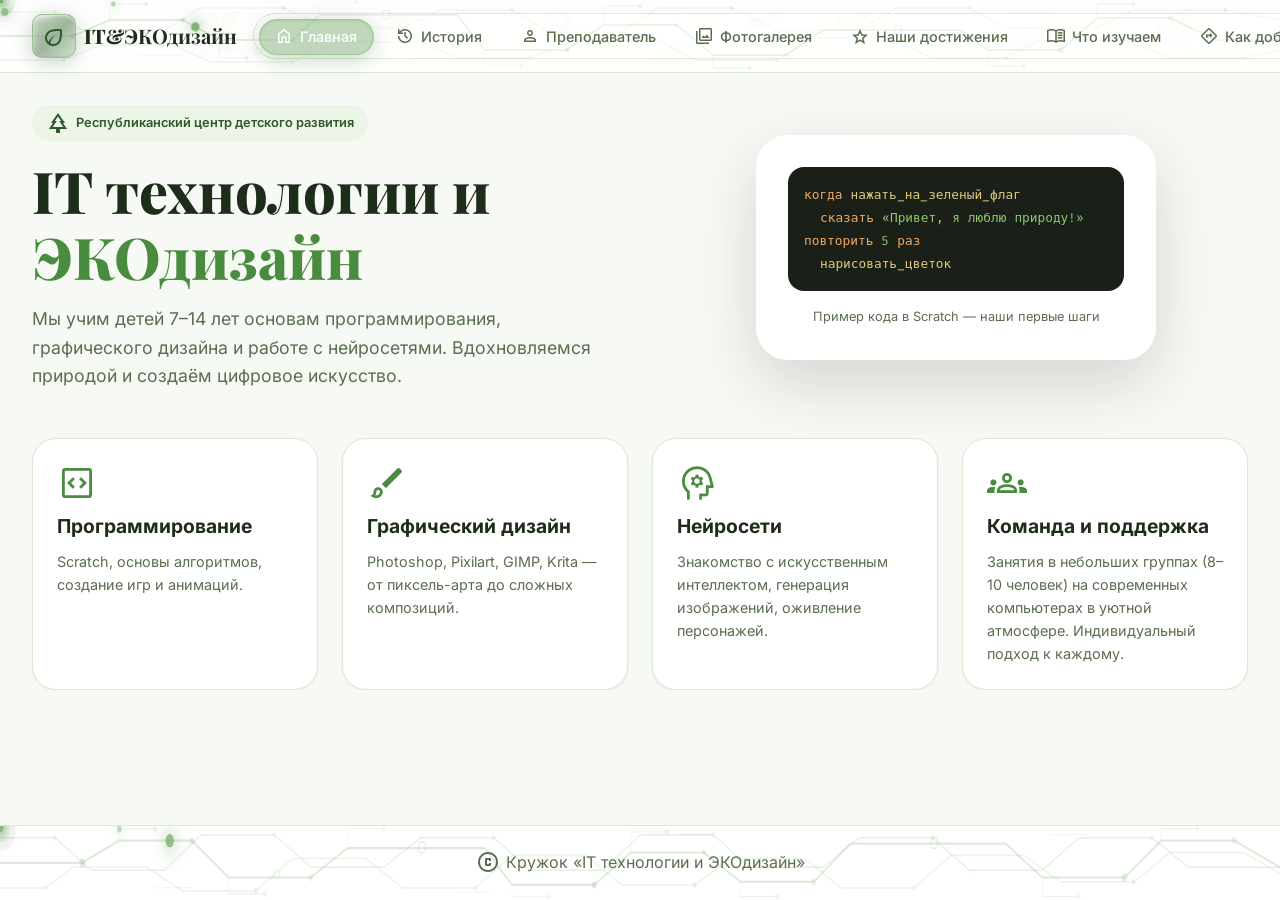
<file: index.html>
<!DOCTYPE html>
<html lang="ru">
<head>
    <meta name="google-site-verification" content="yJF8FiysIZEQw9QjYlxA6wnRBH4jcpTPIYisuovQz_I" />
    <meta charset="UTF-8">
    <meta name="viewport" content="width=device-width, initial-scale=1.0, viewport-fit=cover">
    <meta name="theme-color" content="#4a8c3f">
    <meta name="color-scheme" content="light">
    <title>IT технологии и ЭКОдизайн</title>
    <meta name="description" content="Кружок IT технологий и экодизайна для детей 7–14 лет. Программирование Scratch, графический дизайн, нейросети, экопроекты. Минск, ул. Макаёнка 8.">
    <link rel="icon" type="image/svg+xml" href="data:image/svg+xml,%3Csvg xmlns='http://www.w3.org/2000/svg' viewBox='0 0 100 100'%3E%3Ccircle cx='50' cy='50' r='50' fill='%234a8c3f'/%3E%3Ctext x='50' y='67' font-size='60' text-anchor='middle' fill='white'%3E🌿%3C/text%3E%3C/svg%3E">
    <link rel="preconnect" href="https://fonts.googleapis.com">
    <link rel="preconnect" href="https://fonts.gstatic.com" crossorigin>
    <link rel="stylesheet" href="https://fonts.googleapis.com/css2?family=Material+Symbols+Outlined:opsz,wght,FILL,GRAD@20..48,100..700,0..1,-50..200">
    <link rel="stylesheet" href="styles.css">
</head>
<body>
    <div class="leaves-container">
        <div class="leaf">🍃</div>
        <div class="leaf">🌿</div>
        <div class="leaf">🍂</div>
        <div class="leaf">🍃</div>
        <div class="leaf">🌱</div>
        <div class="leaf">🍃</div>
        <div class="leaf">🌿</div>
        <div class="leaf">🍂</div>
        <div class="leaf">🍃</div>
        <div class="leaf">🌱</div>
    </div>
    <header class="header" id="header">
        <div class="circuit-lines circuit-header">
            <div class="mc-layer">
                <!-- HEADER — зелёные PCB-тразы с током -->
                <svg class="mc-svg" viewBox="0 0 500 80" preserveAspectRatio="xMidYMid slice">
                    <defs>
                        <filter id="glow-main"><feGaussianBlur stdDeviation="3" result="b"/><feMerge><feMergeNode in="b"/><feMergeNode in="SourceGraphic"/></feMerge></filter>
                        <filter id="glow-soft"><feGaussianBlur stdDeviation="1.5" result="b"/><feMerge><feMergeNode in="b"/><feMergeNode in="SourceGraphic"/></feMerge></filter>
                        <radialGradient id="ptrail" cx="50%" cy="50%" r="50%"><stop offset="0%" stop-color="#7cb96e" stop-opacity="1"/><stop offset="45%" stop-color="#7cb96e" stop-opacity="0.4"/><stop offset="100%" stop-color="#7cb96e" stop-opacity="0"/></radialGradient>
                    </defs>
                    <!-- Чип слева -->
                    <g transform="translate(14,10)">
                        <rect x="0" y="0" width="60" height="60" rx="6" fill="rgba(74,140,63,0.03)" stroke="rgba(74,140,63,0.3)" stroke-width="1.2"/>
                        <rect x="2" y="2" width="56" height="56" rx="5" fill="none" stroke="rgba(74,140,63,0.08)" stroke-width="0.5"/>
                        <rect x="8" y="8" width="44" height="44" rx="3" fill="rgba(74,140,63,0.04)" stroke="rgba(74,140,63,0.12)" stroke-width="0.5"/>
                        <circle cx="14" cy="14" r="2" fill="rgba(74,140,63,0.15)"/>
                        <!-- Bond pads -->
                        <rect x="10" y="10" width="6" height="3" rx="0.5" fill="rgba(74,140,63,0.08)" stroke="rgba(74,140,63,0.18)" stroke-width="0.3"/>
                        <rect x="20" y="10" width="6" height="3" rx="0.5" fill="rgba(74,140,63,0.08)" stroke="rgba(74,140,63,0.18)" stroke-width="0.3"/>
                        <rect x="30" y="10" width="6" height="3" rx="0.5" fill="rgba(74,140,63,0.08)" stroke="rgba(74,140,63,0.18)" stroke-width="0.3"/>
                        <rect x="40" y="10" width="6" height="3" rx="0.5" fill="rgba(74,140,63,0.08)" stroke="rgba(74,140,63,0.18)" stroke-width="0.3"/>
                        <rect x="47" y="10" width="3" height="6" rx="0.5" fill="rgba(74,140,63,0.08)" stroke="rgba(74,140,63,0.18)" stroke-width="0.3"/>
                        <rect x="47" y="20" width="3" height="6" rx="0.5" fill="rgba(74,140,63,0.08)" stroke="rgba(74,140,63,0.18)" stroke-width="0.3"/>
                        <rect x="47" y="30" width="3" height="6" rx="0.5" fill="rgba(74,140,63,0.08)" stroke="rgba(74,140,63,0.18)" stroke-width="0.3"/>
                        <rect x="47" y="40" width="3" height="6" rx="0.5" fill="rgba(74,140,63,0.08)" stroke="rgba(74,140,63,0.18)" stroke-width="0.3"/>
                        <rect x="40" y="47" width="6" height="3" rx="0.5" fill="rgba(74,140,63,0.08)" stroke="rgba(74,140,63,0.18)" stroke-width="0.3"/>
                        <rect x="30" y="47" width="6" height="3" rx="0.5" fill="rgba(74,140,63,0.08)" stroke="rgba(74,140,63,0.18)" stroke-width="0.3"/>
                        <rect x="20" y="47" width="6" height="3" rx="0.5" fill="rgba(74,140,63,0.08)" stroke="rgba(74,140,63,0.18)" stroke-width="0.3"/>
                        <rect x="10" y="47" width="6" height="3" rx="0.5" fill="rgba(74,140,63,0.08)" stroke="rgba(74,140,63,0.18)" stroke-width="0.3"/>
                        <!-- Die pattern -->
                        <line x1="18" y1="20" x2="42" y2="20" stroke="rgba(74,140,63,0.06)" stroke-width="0.3"/>
                        <line x1="18" y1="30" x2="42" y2="30" stroke="rgba(74,140,63,0.06)" stroke-width="0.3"/>
                        <line x1="18" y1="40" x2="42" y2="40" stroke="rgba(74,140,63,0.06)" stroke-width="0.3"/>
                        <line x1="20" y1="18" x2="20" y2="42" stroke="rgba(74,140,63,0.06)" stroke-width="0.3"/>
                        <line x1="30" y1="18" x2="30" y2="42" stroke="rgba(74,140,63,0.06)" stroke-width="0.3"/>
                        <line x1="40" y1="18" x2="40" y2="42" stroke="rgba(74,140,63,0.06)" stroke-width="0.3"/>
                        <text x="30" y="32" text-anchor="middle" font-size="4" font-family="'Fira Code',monospace" fill="rgba(74,140,63,0.22)" letter-spacing="0.5">ECO</text>
                        <circle cx="30" cy="30" r="5" fill="rgba(74,140,63,0.12)" class="chip-core"/>
                        <circle cx="30" cy="30" r="2" fill="rgba(124,185,110,0.5)" class="chip-dot"/>
                        <circle cx="30" cy="30" r="0.8" fill="rgba(255,255,255,0.6)"/>
                    </g>
                    <!-- Pin выводы -->
                    <line x1="22" y1="10" x2="22" y2="2" stroke="rgba(74,140,63,0.22)" stroke-width="1" stroke-linecap="round"/>
                    <line x1="32" y1="10" x2="32" y2="2" stroke="rgba(74,140,63,0.28)" stroke-width="1" stroke-linecap="round"/>
                    <line x1="42" y1="10" x2="42" y2="2" stroke="rgba(74,140,63,0.22)" stroke-width="1" stroke-linecap="round"/>
                    <line x1="52" y1="10" x2="52" y2="2" stroke="rgba(74,140,63,0.28)" stroke-width="1" stroke-linecap="round"/>
                    <line x1="62" y1="10" x2="62" y2="2" stroke="rgba(74,140,63,0.22)" stroke-width="1" stroke-linecap="round"/>
                    <line x1="22" y1="70" x2="22" y2="78" stroke="rgba(74,140,63,0.22)" stroke-width="1" stroke-linecap="round"/>
                    <line x1="32" y1="70" x2="32" y2="78" stroke="rgba(74,140,63,0.28)" stroke-width="1" stroke-linecap="round"/>
                    <line x1="42" y1="70" x2="42" y2="78" stroke="rgba(74,140,63,0.22)" stroke-width="1" stroke-linecap="round"/>
                    <line x1="52" y1="70" x2="52" y2="78" stroke="rgba(74,140,63,0.28)" stroke-width="1" stroke-linecap="round"/>
                    <line x1="62" y1="70" x2="62" y2="78" stroke="rgba(74,140,63,0.22)" stroke-width="1" stroke-linecap="round"/>
                    <line x1="14" y1="20" x2="4" y2="20" stroke="rgba(74,140,63,0.18)" stroke-width="0.8" stroke-linecap="round"/>
                    <line x1="14" y1="30" x2="4" y2="30" stroke="rgba(74,140,63,0.18)" stroke-width="0.8" stroke-linecap="round"/>
                    <line x1="14" y1="40" x2="4" y2="40" stroke="rgba(74,140,63,0.18)" stroke-width="0.8" stroke-linecap="round"/>
                    <line x1="14" y1="50" x2="4" y2="50" stroke="rgba(74,140,63,0.18)" stroke-width="0.8" stroke-linecap="round"/>
                    <line x1="74" y1="20" x2="84" y2="20" stroke="rgba(74,140,63,0.18)" stroke-width="0.8" stroke-linecap="round"/>
                    <line x1="74" y1="30" x2="84" y2="30" stroke="rgba(74,140,63,0.18)" stroke-width="0.8" stroke-linecap="round"/>
                    <line x1="74" y1="40" x2="84" y2="40" stroke="rgba(74,140,63,0.18)" stroke-width="0.8" stroke-linecap="round"/>
                    <line x1="74" y1="50" x2="84" y2="50" stroke="rgba(74,140,63,0.18)" stroke-width="0.8" stroke-linecap="round"/>
                    <!-- Тразы -->
                    <path d="M36,6 L36,2 L100,2 L100,14 L180,14 L180,4 L260,4 L260,18 L340,18 L340,6 L420,6 L420,20 L500,20" stroke="rgba(74,140,63,0.2)" stroke-width="0.9" fill="none" stroke-linejoin="round" stroke-linecap="round"/>
                    <path d="M80,36 L120,36 L150,20 L220,20 L270,40 L340,40 L380,16 L440,16 L500,16" stroke="rgba(74,140,63,0.25)" stroke-width="1.2" fill="none" stroke-linejoin="round" stroke-linecap="round"/>
                    <path d="M36,74 L36,78 L130,78 L130,56 L200,56 L200,70 L280,70 L280,50 L360,50 L360,64 L440,64 L440,46 L500,46" stroke="rgba(74,140,63,0.15)" stroke-width="0.7" fill="none" stroke-linejoin="round" stroke-linecap="round"/>
                    <path d="M140,2 L140,10 L160,10" stroke="rgba(74,140,63,0.08)" stroke-width="0.4" fill="none" stroke-linecap="round"/>
                    <path d="M300,18 L300,28 L320,28" stroke="rgba(74,140,63,0.06)" stroke-width="0.35" fill="none" stroke-linecap="round"/>
                    <path d="M190,20 L190,30 L210,30" stroke="rgba(74,140,63,0.08)" stroke-width="0.4" fill="none" stroke-linecap="round"/>
                    <path d="M240,70 L240,62 L260,62" stroke="rgba(74,140,63,0.06)" stroke-width="0.35" fill="none" stroke-linecap="round"/>
                    <path d="M100,2 L100,14" stroke="rgba(74,140,63,0.1)" stroke-width="0.5" fill="none" stroke-linecap="round"/>
                    <path d="M180,14 L180,20" stroke="rgba(74,140,63,0.1)" stroke-width="0.5" fill="none" stroke-linecap="round"/>
                    <path d="M270,40 L270,56" stroke="rgba(74,140,63,0.08)" stroke-width="0.4" fill="none" stroke-linecap="round"/>
                    <!-- Токовые частицы — верхняя ветвь -->
                    <circle r="3" fill="#7cb96e" filter="url(#glow-main)" opacity="0.95"><animateMotion dur="5.5s" repeatCount="indefinite" path="M36,6 L36,2 L100,2 L100,14 L180,14 L180,4 L260,4 L260,18 L340,18 L340,6 L420,6 L420,20 L500,20"/></circle>
                    <circle r="5" fill="url(#ptrail)" opacity="0.3"><animateMotion dur="5.5s" repeatCount="indefinite" path="M36,6 L36,2 L100,2 L100,14 L180,14 L180,4 L260,4 L260,18 L340,18 L340,6 L420,6 L420,20 L500,20"/></circle>
                    <!-- Средняя ветвь (быстрее) -->
                    <circle r="3.5" fill="#7cb96e" filter="url(#glow-main)" opacity="1"><animateMotion dur="4s" repeatCount="indefinite" begin="0.5s" path="M80,36 L120,36 L150,20 L220,20 L270,40 L340,40 L380,16 L440,16 L500,16"/></circle>
                    <circle r="6" fill="url(#ptrail)" opacity="0.25"><animateMotion dur="4s" repeatCount="indefinite" begin="0.5s" path="M80,36 L120,36 L150,20 L220,20 L270,40 L340,40 L380,16 L440,16 L500,16"/></circle>
                    <!-- Нижняя ветвь (медленнее) -->
                    <circle r="2.5" fill="#5a9e4a" filter="url(#glow-soft)" opacity="0.85"><animateMotion dur="7s" repeatCount="indefinite" begin="1s" path="M36,74 L36,78 L130,78 L130,56 L200,56 L200,70 L280,70 L280,50 L360,50 L360,64 L440,64 L440,46 L500,46"/></circle>
                    <circle r="4" fill="url(#ptrail)" opacity="0.2"><animateMotion dur="7s" repeatCount="indefinite" begin="1s" path="M36,74 L36,78 L130,78 L130,56 L200,56 L200,70 L280,70 L280,50 L360,50 L360,64 L440,64 L440,46 L500,46"/></circle>
                    <!-- Вторичные пульсы -->
                    <circle r="1.8" fill="#4a8c3f" filter="url(#glow-soft)" opacity="0.5"><animateMotion dur="9s" repeatCount="indefinite" begin="3s" path="M36,6 L36,2 L100,2 L100,14 L180,14 L180,4 L260,4 L260,18 L340,18 L340,6 L420,6 L420,20 L500,20"/></circle>
                    <circle r="1.8" fill="#4a8c3f" filter="url(#glow-soft)" opacity="0.5"><animateMotion dur="10s" repeatCount="indefinite" begin="4s" path="M36,74 L36,78 L130,78 L130,56 L200,56 L200,70 L280,70 L280,50 L360,50 L360,64 L440,64 L440,46 L500,46"/></circle>
                    <!-- Junction nodes -->
                    <circle cx="100" cy="8" r="2" fill="rgba(124,185,110,0.25)" class="node n1"/>
                    <circle cx="180" cy="17" r="2" fill="rgba(124,185,110,0.22)" class="node n2"/>
                    <circle cx="300" cy="10" r="2" fill="rgba(124,185,110,0.25)" class="node n3"/>
                    <circle cx="270" cy="40" r="2.5" fill="rgba(124,185,110,0.25)" class="node n4"/>
                    <circle cx="420" cy="12" r="2" fill="rgba(124,185,110,0.22)" class="node n5"/>
                    <circle cx="130" cy="62" r="2" fill="rgba(124,185,110,0.2)" class="node n6"/>
                    <circle cx="360" cy="56" r="2" fill="rgba(124,185,110,0.2)" class="node n7"/>
                </svg>
            </div>
            <svg viewBox="0 0 1400 72" preserveAspectRatio="none" xmlns="http://www.w3.org/2000/svg">
                <defs>
                    <filter id="glow-h">
                        <feGaussianBlur stdDeviation="3" result="blur"/>
                        <feMerge><feMergeNode in="blur"/><feMergeNode in="SourceGraphic"/></feMerge>
                    </filter>
                </defs>
                <path d="M0,36 L80,36 L120,20 L200,20 L240,40 L320,40 L350,15 L420,15 L500,15 L530,50 L620,50 L660,25 L740,25 L780,55 L860,55 L900,30 L980,30 L1050,30 L1080,50 L1160,50 L1200,18 L1280,18 L1330,40 L1400,40" stroke="rgba(74,140,63,0.25)" stroke-width="1.5" fill="none"/>
                <circle r="4.5" fill="#5a9e4a" filter="url(#glow-h)" opacity="0.95"><animateMotion dur="7s" repeatCount="indefinite" rotate="auto" path="M0,36 L80,36 L120,20 L200,20 L240,40 L320,40 L350,15 L420,15 L500,15 L530,50 L620,50 L660,25 L740,25 L780,55 L860,55 L900,30 L980,30 L1050,30 L1080,50 L1160,50 L1200,18 L1280,18 L1330,40 L1400,40"/></circle>
                <path d="M0,12 L60,12 L90,30 L180,30 L220,8 L310,8 L360,28 L440,28 L480,10 L560,10 L600,32 L680,32 L720,8 L800,8 L850,30 L940,30 L980,8 L1060,8 L1100,28 L1200,28 L1240,10 L1340,10 L1400,20" stroke="rgba(124,185,110,0.2)" stroke-width="1.2" fill="none"/>
                <circle r="4" fill="#7cb96e" filter="url(#glow-h)" opacity="0.9"><animateMotion dur="9s" repeatCount="indefinite" rotate="auto" path="M0,12 L60,12 L90,30 L180,30 L220,8 L310,8 L360,28 L440,28 L480,10 L560,10 L600,32 L680,32 L720,8 L800,8 L850,30 L940,30 L980,8 L1060,8 L1100,28 L1200,28 L1240,10 L1340,10 L1400,20" begin="1s"/></circle>
                <path d="M0,60 L70,60 L110,45 L190,45 L230,62 L320,62 L370,42 L460,42 L500,58 L580,58 L630,40 L720,40 L760,60 L850,60 L890,38 L970,38 L1020,58 L1100,58 L1140,40 L1230,40 L1280,58 L1360,58 L1400,50" stroke="rgba(74,140,63,0.18)" stroke-width="1" fill="none"/>
                <circle r="3.5" fill="#4a8c3f" filter="url(#glow-h)" opacity="0.85"><animateMotion dur="10s" repeatCount="indefinite" rotate="auto" path="M0,60 L70,60 L110,45 L190,45 L230,62 L320,62 L370,42 L460,42 L500,58 L580,58 L630,40 L720,40 L760,60 L850,60 L890,38 L970,38 L1020,58 L1100,58 L1140,40 L1230,40 L1280,58 L1360,58 L1400,50" begin="2s"/></circle>
                <path d="M120,20 L120,4 L160,4" stroke="rgba(74,140,63,0.15)" stroke-width="0.8" fill="none"/>
                <circle r="2.5" fill="#7cb96e" filter="url(#glow-h)" opacity="0.7"><animateMotion dur="1.5s" repeatCount="indefinite" rotate="auto" path="M120,20 L120,4 L160,4" begin="0.5s"/></circle>
                <path d="M350,15 L350,2 L390,2" stroke="rgba(124,185,110,0.15)" stroke-width="0.8" fill="none"/>
                <circle r="2.5" fill="#5a9e4a" filter="url(#glow-h)" opacity="0.7"><animateMotion dur="1.2s" repeatCount="indefinite" rotate="auto" path="M350,15 L350,2 L390,2" begin="3s"/></circle>
                <path d="M660,25 L660,6 L700,6" stroke="rgba(74,140,63,0.15)" stroke-width="0.8" fill="none"/>
                <circle r="2.5" fill="#7cb96e" filter="url(#glow-h)" opacity="0.7"><animateMotion dur="1.3s" repeatCount="indefinite" rotate="auto" path="M660,25 L660,6 L700,6" begin="4.5s"/></circle>
                <path d="M1200,18 L1200,4 L1240,4" stroke="rgba(74,140,63,0.15)" stroke-width="0.8" fill="none"/>
                <circle r="2.5" fill="#5a9e4a" filter="url(#glow-h)" opacity="0.7"><animateMotion dur="1.4s" repeatCount="indefinite" rotate="auto" path="M1200,18 L1200,4 L1240,4" begin="6s"/></circle>
                <path d="M240,40 L240,58 L270,58" stroke="rgba(74,140,63,0.15)" stroke-width="0.8" fill="none"/>
                <circle r="2.5" fill="#4a8c3f" filter="url(#glow-h)" opacity="0.7"><animateMotion dur="1.4s" repeatCount="indefinite" rotate="auto" path="M240,40 L240,58 L270,58" begin="1.8s"/></circle>
                <path d="M530,50 L530,66 L570,66" stroke="rgba(124,185,110,0.15)" stroke-width="0.8" fill="none"/>
                <circle r="2.5" fill="#7cb96e" filter="url(#glow-h)" opacity="0.7"><animateMotion dur="1.3s" repeatCount="indefinite" rotate="auto" path="M530,50 L530,66 L570,66" begin="5s"/></circle>
                <path d="M780,55 L780,68 L820,68" stroke="rgba(74,140,63,0.15)" stroke-width="0.8" fill="none"/>
                <circle r="2.5" fill="#5a9e4a" filter="url(#glow-h)" opacity="0.7"><animateMotion dur="1.5s" repeatCount="indefinite" rotate="auto" path="M780,55 L780,68 L820,68" begin="3.5s"/></circle>
                <path d="M1080,50 L1080,66 L1120,66" stroke="rgba(74,140,63,0.15)" stroke-width="0.8" fill="none"/>
                <circle r="2.5" fill="#4a8c3f" filter="url(#glow-h)" opacity="0.7"><animateMotion dur="1.2s" repeatCount="indefinite" rotate="auto" path="M1080,50 L1080,66 L1120,66" begin="7s"/></circle>
                <path d="M150,55 L200,55" stroke="rgba(74,140,63,0.12)" stroke-width="0.7" fill="none"/>
                <circle r="2.5" fill="#7cb96e" filter="url(#glow-h)" opacity="0.6"><animateMotion dur="1.8s" repeatCount="indefinite" rotate="auto" path="M150,55 L200,55" begin="1.2s"/></circle>
                <path d="M450,58 L500,58" stroke="rgba(124,185,110,0.12)" stroke-width="0.7" fill="none"/>
                <circle r="2.5" fill="#5a9e4a" filter="url(#glow-h)" opacity="0.6"><animateMotion dur="2s" repeatCount="indefinite" rotate="auto" path="M450,58 L500,58" begin="4s"/></circle>
                <path d="M700,10 L750,10" stroke="rgba(74,140,63,0.12)" stroke-width="0.7" fill="none"/>
                <circle r="2.5" fill="#7cb96e" filter="url(#glow-h)" opacity="0.6"><animateMotion dur="1.6s" repeatCount="indefinite" rotate="auto" path="M700,10 L750,10" begin="5.5s"/></circle>
                <path d="M1100,12 L1150,12" stroke="rgba(74,140,63,0.12)" stroke-width="0.7" fill="none"/>
                <circle r="2.5" fill="#4a8c3f" filter="url(#glow-h)" opacity="0.6"><animateMotion dur="1.7s" repeatCount="indefinite" rotate="auto" path="M1100,12 L1150,12" begin="2.5s"/></circle>
                <path d="M1300,50 L1360,50" stroke="rgba(124,185,110,0.12)" stroke-width="0.7" fill="none"/>
                <circle r="2.5" fill="#5a9e4a" filter="url(#glow-h)" opacity="0.6"><animateMotion dur="1.9s" repeatCount="indefinite" rotate="auto" path="M1300,50 L1360,50" begin="6.5s"/></circle>
                <circle cx="80" cy="36" r="3" fill="rgba(74,140,63,0.25)"/>
                <circle cx="200" cy="20" r="2.5" fill="rgba(74,140,63,0.2)"/>
                <circle cx="320" cy="40" r="3" fill="rgba(124,185,110,0.2)"/>
                <circle cx="620" cy="50" r="2.5" fill="rgba(74,140,63,0.25)"/>
                <circle cx="740" cy="25" r="2" fill="rgba(74,140,63,0.2)"/>
                <circle cx="860" cy="55" r="2.5" fill="rgba(124,185,110,0.2)"/>
                <circle cx="1160" cy="50" r="3" fill="rgba(74,140,63,0.2)"/>
                <circle cx="1280" cy="18" r="2.5" fill="rgba(124,185,110,0.2)"/>
                <circle cx="60" cy="12" r="2" fill="rgba(124,185,110,0.15)"/>
                <circle cx="310" cy="8" r="2" fill="rgba(74,140,63,0.15)"/>
                <circle cx="560" cy="10" r="2" fill="rgba(124,185,110,0.15)"/>
                <circle cx="800" cy="8" r="2" fill="rgba(74,140,63,0.15)"/>
                <circle cx="1060" cy="8" r="2" fill="rgba(124,185,110,0.15)"/>
                <circle cx="1340" cy="10" r="2" fill="rgba(74,140,63,0.15)"/>
                <circle cx="70" cy="60" r="2" fill="rgba(74,140,63,0.12)"/>
                <circle cx="320" cy="62" r="2" fill="rgba(124,185,110,0.12)"/>
                <circle cx="580" cy="58" r="2" fill="rgba(74,140,63,0.12)"/>
                <circle cx="850" cy="60" r="2" fill="rgba(124,185,110,0.12)"/>
                <circle cx="1100" cy="58" r="2" fill="rgba(74,140,63,0.12)"/>
                <circle cx="1360" cy="58" r="2" fill="rgba(124,185,110,0.12)"/>
                <circle cx="160" cy="4" r="2" fill="rgba(74,140,63,0.15)"/>
                <circle cx="390" cy="2" r="2" fill="rgba(124,185,110,0.15)"/>
                <circle cx="700" cy="6" r="2" fill="rgba(74,140,63,0.15)"/>
                <circle cx="1240" cy="4" r="2" fill="rgba(124,185,110,0.15)"/>
                <circle cx="270" cy="58" r="2" fill="rgba(74,140,63,0.12)"/>
                <circle cx="570" cy="66" r="2" fill="rgba(124,185,110,0.12)"/>
                <circle cx="820" cy="68" r="2" fill="rgba(74,140,63,0.12)"/>
                <circle cx="1120" cy="66" r="2" fill="rgba(124,185,110,0.12)"/>
                <rect x="418" y="11" width="8" height="8" rx="1.5" stroke="rgba(74,140,63,0.25)" stroke-width="1" fill="none"/>
                <rect x="978" y="26" width="8" height="8" rx="1.5" stroke="rgba(74,140,63,0.25)" stroke-width="1" fill="none"/>
                <rect x="280" y="48" width="6" height="6" rx="1" stroke="rgba(74,140,63,0.2)" stroke-width="0.7" fill="none"/>
                <rect x="1020" y="42" width="6" height="6" rx="1" stroke="rgba(124,185,110,0.2)" stroke-width="0.7" fill="none"/>
                <rect x="620" y="18" width="5" height="5" rx="1" stroke="rgba(74,140,63,0.18)" stroke-width="0.6" fill="none"/>
                <rect x="1180" y="42" width="5" height="5" rx="1" stroke="rgba(124,185,110,0.18)" stroke-width="0.6" fill="none"/>
            </svg>
        </div>
        <div class="header-inner">
            <a href="#" class="logo" id="logoLink">
                <div class="logo-icon"><span class="material-symbols-outlined">eco</span></div>
                <div class="logo-text">IT&ЭКОдизайн</div>
            </a>
            <ul class="nav-tabs desktop-nav" id="desktopNav">
                <div class="tab-indicator"></div>
                <li><button class="nav-tab active" data-tab="home"><span class="material-symbols-outlined">home</span> Главная</button></li>
                <li><button class="nav-tab" data-tab="history"><span class="material-symbols-outlined">history</span> История</button></li>
                <li><button class="nav-tab" data-tab="teacher"><span class="material-symbols-outlined">person</span> Преподаватель</button></li>
                <li><button class="nav-tab" data-tab="gallery"><span class="material-symbols-outlined">collections</span> Фотогалерея</button></li>
                <li><button class="nav-tab" data-tab="works"><span class="material-symbols-outlined">star</span> Наши достижения</button></li>
                <li><button class="nav-tab" data-tab="program"><span class="material-symbols-outlined">menu_book</span> Что изучаем</button></li>
                <li><button class="nav-tab" data-tab="directions"><span class="material-symbols-outlined">directions</span> Как добраться</button></li>
            </ul>
            <button class="mobile-menu-btn" id="mobileMenuBtn"><span class="material-symbols-outlined">menu</span></button>
        </div>
    </header>

    <div class="mobile-overlay" id="mobileOverlay">
        <div class="mobile-menu-container" id="mobileMenuContainer"></div>
    </div>

    <main class="main" id="mainContent">
        <div class="tab-content active" id="tab-home">
            <div class="section-hero">
                <div>
                    <span class="hero-badge"><span class="material-symbols-outlined">park</span> Республиканский центр детского развития</span>
                    <h1 class="hero-title">IT технологии и <span class="accent">ЭКОдизайн</span></h1>
                    <p class="hero-subtitle">Мы учим детей 7–14 лет основам программирования, графического дизайна и работе с нейросетями. Вдохновляемся природой и создаём цифровое искусство.</p>
                </div>
                <div class="hero-visual">
                    <div class="hero-card">
                        <div class="code-block">
                            <span class="keyword">когда</span> <span class="func">нажать_на_зеленый_флаг</span><br>
                            &nbsp;&nbsp;<span class="keyword">сказать</span> <span class="string">«Привет, я люблю природу!»</span><br>
                            <span class="keyword">повторить</span> <span class="string">5</span> <span class="keyword">раз</span><br>
                            &nbsp;&nbsp;<span class="func">нарисовать_цветок</span>
                        </div>
                        <p class="code-caption">Пример кода в Scratch — наши первые шаги</p>
                    </div>
                </div>
            </div>
            <div class="cards-grid">
                <div class="card"><span class="material-symbols-outlined card-icon">code_blocks</span><h3>Программирование</h3><p>Scratch, основы алгоритмов, создание игр и анимаций.</p></div>
                <div class="card"><span class="material-symbols-outlined card-icon">brush</span><h3>Графический дизайн</h3><p>Photoshop, Pixilart, GIMP, Krita — от пиксель-арта до сложных композиций.</p></div>
                <div class="card"><span class="material-symbols-outlined card-icon">psychology</span><h3>Нейросети</h3><p>Знакомство с искусственным интеллектом, генерация изображений, оживление персонажей.</p></div>
                <div class="card"><span class="material-symbols-outlined card-icon">groups</span><h3>Команда и поддержка</h3><p>Занятия в небольших группах (8–10 человек) на современных компьютерах в уютной атмосфере. Индивидуальный подход к каждому.</p></div>
            </div>
        </div>

        <div class="tab-content" id="tab-history">
            <h2><span class="material-symbols-outlined">history</span> История кружка</h2>
            <div class="timeline">
                <div class="timeline-item"><div class="timeline-year"><span class="material-symbols-outlined">calendar_today</span> 1987</div><p><strong>Основание.</strong> Кружок открылся в Республиканском центре экологии и краяведения. С самого начала занятия ведёт педагог высшей категории <strong>Яцевич Светлана Юрьевна</strong>.</p></div>
                <div class="timeline-item"><div class="timeline-year"><span class="material-symbols-outlined">calendar_today</span> 2023</div><p><strong>Республиканская выставка.</strong> Участие в выставке научно-методической литературы. Демонстрация работы робота MatataLab.</p></div>
                <div class="timeline-item"><div class="timeline-year"><span class="material-symbols-outlined">calendar_today</span> 2026</div><p><strong>Выставка «Оживающие персонажи».</strong> Во Дворце республики (галерея Института культуры) с помощью ИИ мы «оживили» картины учащихся студии «Флории».</p></div>
                <div class="timeline-item"><div class="timeline-year"><span class="material-symbols-outlined">calendar_today</span> 2026</div><p><strong>Скоро 40 лет!</strong> Наш кружок продолжает расти, снимать видео, создавать онлайн-спектакли, клипы.</p></div>
            </div>
        </div>

        <div class="tab-content" id="tab-teacher">
            <h2><span class="material-symbols-outlined">person</span> Преподаватель</h2>
            <div class="teacher-profile">
                <div class="teacher-avatar">
                    <img src="1.png" alt="Светлана Юрьевна Яцевич" loading="lazy" onerror="this.src='https://placehold.co/400x400?text=Фото+педагога'" width="180" height="180">
                </div>
                <div class="teacher-info">
                    <h2>Яцевич Светлана Юрьевна <span class="material-symbols-outlined" style="color:#f4b400;">verified</span></h2>
                    <div class="badge-row">
                        <span class="badge"><span class="material-symbols-outlined">school</span> Педагог высшей категории</span>
                        <span class="badge"><span class="material-symbols-outlined">history</span> Опыт с 1987 года</span>
                        <span class="badge"><span class="material-symbols-outlined">eco</span> Вдохновение природой</span>
                    </div>
                    <p>Светлана Юрьевна ведёт кружок с момента его основания. Она верит, что каждый ребёнок имеет свой талант, и находит индивидуальный подход к каждому ученику. Под её руководством ребята не только осваивают IT и дизайн, но и раскрываются как сценаристы, актёры, режиссёры.</p>
                    <div class="teacher-contacts">
                        <a href="tel:+375296692236" class="phone-link"><span class="material-symbols-outlined">call</span> +375(29)669-22-36</a>
                    </div>
                </div>
            </div>
        </div>

        <div class="tab-content" id="tab-gallery">
            <h2><span class="material-symbols-outlined">collections</span> Фотогалерея</h2>
            <p class="section-subtitle">Яркие моменты наших занятий и компьютерных проектов →</p>
            <div class="slider-container">
                <div class="slider" id="slider"></div>
                <button class="slider-btn prev" id="prevSlide"><span class="material-symbols-outlined">chevron_left</span></button>
                <button class="slider-btn next" id="nextSlide"><span class="material-symbols-outlined">chevron_right</span></button>
                <div class="slider-dots" id="sliderDots"></div>
                <div class="slider-counter" id="sliderCounter"></div>
            </div>
        </div>

        <div class="tab-content" id="tab-works">
            <h2><span class="material-symbols-outlined">emoji_events</span> Наши достижения и проекты</h2>
            <div class="works-list">
                <div class="work-card"><div class="work-title"><span class="material-symbols-outlined">robot_2</span> MatataLab на выставке</div><p>2023 и 2026 годы – Республиканская выставка научно-методической литературы. Демонстрировали работу робота MatataLab.</p><div class="work-meta"><span>🏆 Высокая оценка специалистов</span></div></div>
                <div class="work-card"><div class="work-title"><span class="material-symbols-outlined">magic</span> Оживающие персонажи</div><p>2026 год – выставка во Дворце республики (галерея Института культуры). С помощью ИИ мы «оживили» картины учащихся студии «Флории».</p><div class="work-meta"><span>🎨 Уникальный проект</span></div></div>
                <div class="work-card"><div class="work-title"><span class="material-symbols-outlined">movie</span> Видео-спектакли и клипы</div><p>Наш кружок снимает многочисленные видео: онлайн-спектакли, поздравления, клипы. Учащиеся выступают как сценаристы, актёры и режиссёры.</p><div class="work-meta"><span>🎬 Более 20 проектов</span></div></div>
                <div class="work-card"><div class="work-title"><span class="material-symbols-outlined">forest</span> Эко-проекты</div><p>Компьютерные проекты наших учеников связаны с природой и экологией. Защита проектов – важная часть обучения.</p><div class="work-meta"><span>🌱 Программирование + экология</span></div></div>
            </div>
        </div>

        <div class="tab-content" id="tab-program">
            <h2><span class="material-symbols-outlined">menu_book</span> Что изучаем</h2>
            <div class="program-timeline">
                <div class="program-item"><div class="program-num">01</div><div><strong>Программирование в Scratch</strong> – от первых алгоритмов до собственных игр и анимаций.</div></div>
                <div class="program-item"><div class="program-num">02</div><div><strong>Графический дизайн</strong> – Photoshop, Pixilart, GIMP, Krita: пиксель-арт, цифровая иллюстрация.</div></div>
                <div class="program-item"><div class="program-num">03</div><div><strong>Нейросети и ИИ</strong> – генерация изображений, оживление персонажей.</div></div>
                <div class="program-item"><div class="program-num">04</div><div><strong>Компьютерные проекты</strong> – презентации, видео, анимации на экологическую тематику.</div></div>
                <div class="program-item"><div class="program-num">05</div><div><strong>Защита проектов</strong> – учимся выступать, аргументировать и демонстрировать работы.</div></div>
            </div>
        </div>

        <div class="tab-content" id="tab-directions">
            <h2><span class="material-symbols-outlined">directions</span> Как к нам добраться</h2>
            <p class="section-subtitle">Республиканский центр экологии и краяведения находится по адресу: <strong>Минск, ул. Макаёнка, 8</strong>.</p>
            <div class="map-container" style="height: 600px; border-radius: var(--radius-lg); overflow: hidden; margin-top: 1.5rem;">
                <iframe src="https://yandex.ru/map-widget/v1/?ll=27.5706,53.9249&z=17&pt=27.5706,53.9249&whatshere%5Bpoint%5D=27.5706,53.9249&whatshere%5Bzoom%5D=17" width="100%" height="100%" frameborder="0" title="Карта" loading="lazy"></iframe>
            </div>
        </div>
    </main>

    <footer class="footer">
        <div class="circuit-lines circuit-footer">
            <div class="mc-layer">
                <!-- FOOTER — зелёные PCB-тразы с током, чип по центру -->
                <svg class="mc-svg" viewBox="0 0 500 55" preserveAspectRatio="xMidYMid slice">
                    <defs>
                        <filter id="glow-fm"><feGaussianBlur stdDeviation="2.5" result="b"/><feMerge><feMergeNode in="b"/><feMergeNode in="SourceGraphic"/></feMerge></filter>
                        <filter id="glow-fs"><feGaussianBlur stdDeviation="1.2" result="b"/><feMerge><feMergeNode in="b"/><feMergeNode in="SourceGraphic"/></feMerge></filter>
                        <radialGradient id="ptrail-f" cx="50%" cy="50%" r="50%"><stop offset="0%" stop-color="#7cb96e" stop-opacity="1"/><stop offset="45%" stop-color="#7cb96e" stop-opacity="0.35"/><stop offset="100%" stop-color="#7cb96e" stop-opacity="0"/></radialGradient>
                    </defs>
                    <!-- Чип по центру -->
                    <g transform="translate(222,6)">
                        <rect x="0" y="0" width="56" height="42" rx="6" fill="rgba(74,140,63,0.04)" stroke="rgba(74,140,63,0.32)" stroke-width="1.2"/>
                        <rect x="6" y="6" width="44" height="30" rx="4" fill="rgba(74,140,63,0.05)" stroke="rgba(74,140,63,0.15)" stroke-width="0.6"/>
                        <circle cx="10" cy="10" r="1.5" fill="rgba(74,140,63,0.18)"/>
                        <rect x="12" y="10" width="32" height="22" rx="2" fill="none" stroke="rgba(74,140,63,0.1)" stroke-width="0.4"/>
                        <circle cx="28" cy="21" r="5" fill="rgba(74,140,63,0.14)" class="chip-core"/>
                        <circle cx="28" cy="21" r="2" fill="rgba(124,185,110,0.55)" class="chip-dot"/>
                        <circle cx="28" cy="21" r="0.8" fill="rgba(255,255,255,0.65)"/>
                    </g>
                    <!-- Pin выводы -->
                    <line x1="234" y1="6" x2="234" y2="0" stroke="rgba(74,140,63,0.25)" stroke-width="1.2" stroke-linecap="round"/>
                    <line x1="250" y1="6" x2="250" y2="0" stroke="rgba(74,140,63,0.3)" stroke-width="1.2" stroke-linecap="round"/>
                    <line x1="266" y1="6" x2="266" y2="0" stroke="rgba(74,140,63,0.25)" stroke-width="1.2" stroke-linecap="round"/>
                    <line x1="234" y1="48" x2="234" y2="54" stroke="rgba(74,140,63,0.25)" stroke-width="1.2" stroke-linecap="round"/>
                    <line x1="250" y1="48" x2="250" y2="54" stroke="rgba(74,140,63,0.3)" stroke-width="1.2" stroke-linecap="round"/>
                    <line x1="266" y1="48" x2="266" y2="54" stroke="rgba(74,140,63,0.25)" stroke-width="1.2" stroke-linecap="round"/>
                    <line x1="222" y1="16" x2="214" y2="16" stroke="rgba(74,140,63,0.22)" stroke-width="1" stroke-linecap="round"/>
                    <line x1="222" y1="28" x2="214" y2="28" stroke="rgba(74,140,63,0.22)" stroke-width="1" stroke-linecap="round"/>
                    <line x1="278" y1="16" x2="286" y2="16" stroke="rgba(74,140,63,0.22)" stroke-width="1" stroke-linecap="round"/>
                    <line x1="278" y1="28" x2="286" y2="28" stroke="rgba(74,140,63,0.22)" stroke-width="1" stroke-linecap="round"/>
                    <!-- Тразы лево -->
                    <path d="M214,16 L180,16 L155,8 L100,8 L100,24 L40,24 L40,12 L10,12" stroke="rgba(74,140,63,0.2)" stroke-width="0.9" fill="none" stroke-linejoin="round" stroke-linecap="round"/>
                    <path d="M214,28 L170,28 L140,42 L80,42 L80,18 L20,18" stroke="rgba(74,140,63,0.14)" stroke-width="0.7" fill="none" stroke-linejoin="round" stroke-linecap="round"/>
                    <path d="M130,8 L130,18 L115,18" stroke="rgba(74,140,63,0.06)" stroke-width="0.35" fill="none" stroke-linecap="round"/>
                    <path d="M170,28 L170,36 L155,36" stroke="rgba(74,140,63,0.05)" stroke-width="0.3" fill="none" stroke-linecap="round"/>
                    <!-- Тразы право -->
                    <path d="M286,16 L320,16 L345,8 L400,8 L400,26 L460,26 L460,14 L490,14" stroke="rgba(74,140,63,0.2)" stroke-width="0.9" fill="none" stroke-linejoin="round" stroke-linecap="round"/>
                    <path d="M286,28 L330,28 L360,42 L420,42 L420,20 L480,20" stroke="rgba(74,140,63,0.14)" stroke-width="0.7" fill="none" stroke-linejoin="round" stroke-linecap="round"/>
                    <path d="M370,8 L370,18 L385,18" stroke="rgba(74,140,63,0.06)" stroke-width="0.35" fill="none" stroke-linecap="round"/>
                    <path d="M330,28 L330,36 L345,36" stroke="rgba(74,140,63,0.05)" stroke-width="0.3" fill="none" stroke-linecap="round"/>
                    <!-- Вертикальные соединители -->
                    <path d="M155,8 L155,42" stroke="rgba(74,140,63,0.06)" stroke-width="0.3" fill="none" stroke-linecap="round"/>
                    <path d="M345,8 L345,42" stroke="rgba(74,140,63,0.06)" stroke-width="0.3" fill="none" stroke-linecap="round"/>
                    <!-- Ток — лево верх -->
                    <circle r="2.5" fill="#7cb96e" filter="url(#glow-fm)" opacity="0.95"><animateMotion dur="5s" repeatCount="indefinite" path="M214,16 L180,16 L155,8 L100,8 L100,24 L40,24 L40,12 L10,12"/></circle>
                    <circle r="4.5" fill="url(#ptrail-f)" opacity="0.25"><animateMotion dur="5s" repeatCount="indefinite" path="M214,16 L180,16 L155,8 L100,8 L100,24 L40,24 L40,12 L10,12"/></circle>
                    <!-- Ток — лево низ -->
                    <circle r="1.8" fill="#5a9e4a" filter="url(#glow-fs)" opacity="0.6"><animateMotion dur="6.5s" repeatCount="indefinite" begin="2s" path="M214,28 L170,28 L140,42 L80,42 L80,18 L20,18"/></circle>
                    <!-- Ток — право верх -->
                    <circle r="2.5" fill="#7cb96e" filter="url(#glow-fm)" opacity="0.95"><animateMotion dur="5s" repeatCount="indefinite" begin="0.5s" path="M286,16 L320,16 L345,8 L400,8 L400,26 L460,26 L460,14 L490,14"/></circle>
                    <circle r="4.5" fill="url(#ptrail-f)" opacity="0.25"><animateMotion dur="5s" repeatCount="indefinite" begin="0.5s" path="M286,16 L320,16 L345,8 L400,8 L400,26 L460,26 L460,14 L490,14"/></circle>
                    <!-- Ток — право низ -->
                    <circle r="1.8" fill="#5a9e4a" filter="url(#glow-fs)" opacity="0.6"><animateMotion dur="6.5s" repeatCount="indefinite" begin="2.5s" path="M286,28 L330,28 L360,42 L420,42 L420,20 L480,20"/></circle>
                    <!-- Вторичные пульсы -->
                    <circle r="1.2" fill="#4a8c3f" filter="url(#glow-fs)" opacity="0.3"><animateMotion dur="8s" repeatCount="indefinite" begin="4s" path="M214,16 L180,16 L155,8 L100,8 L100,24 L40,24 L40,12 L10,12"/></circle>
                    <circle r="1.2" fill="#4a8c3f" filter="url(#glow-fs)" opacity="0.3"><animateMotion dur="9s" repeatCount="indefinite" begin="5s" path="M286,16 L320,16 L345,8 L400,8 L400,26 L460,26 L460,14 L490,14"/></circle>
                    <!-- Junction nodes -->
                    <circle cx="100" cy="14" r="2" fill="rgba(124,185,110,0.22)" class="node n1"/>
                    <circle cx="155" cy="24" r="2" fill="rgba(124,185,110,0.2)" class="node n2"/>
                    <circle cx="345" cy="16" r="2" fill="rgba(124,185,110,0.22)" class="node n3"/>
                    <circle cx="400" cy="18" r="2" fill="rgba(124,185,110,0.2)" class="node n4"/>
                </svg>
            </div>
            <svg viewBox="0 0 1400 50" preserveAspectRatio="none" xmlns="http://www.w3.org/2000/svg">
                <defs>
                    <filter id="glow-f">
                        <feGaussianBlur stdDeviation="3" result="blur"/>
                        <feMerge><feMergeNode in="blur"/><feMergeNode in="SourceGraphic"/></feMerge>
                    </filter>
                </defs>
                <path d="M0,25 L90,25 L130,10 L210,10 L250,35 L340,35 L380,15 L460,15 L530,15 L560,40 L650,40 L690,18 L770,18 L810,38 L890,38 L930,12 L1020,12 L1100,12 L1140,35 L1230,35 L1270,10 L1350,10 L1400,28" stroke="rgba(74,140,63,0.25)" stroke-width="1.5" fill="none"/>
                <circle r="4.5" fill="#5a9e4a" filter="url(#glow-f)" opacity="0.95"><animateMotion dur="8s" repeatCount="indefinite" rotate="auto" path="M0,25 L90,25 L130,10 L210,10 L250,35 L340,35 L380,15 L460,15 L530,15 L560,40 L650,40 L690,18 L770,18 L810,38 L890,38 L930,12 L1020,12 L1100,12 L1140,35 L1230,35 L1270,10 L1350,10 L1400,28"/></circle>
                <path d="M0,42 L50,42 L80,28 L160,28 L200,44 L280,44 L320,22 L400,22 L440,42 L520,42 L560,20 L640,20 L680,40 L760,40 L800,22 L880,22 L920,42 L1000,42 L1040,20 L1120,20 L1160,38 L1240,38 L1280,18 L1360,18 L1400,32" stroke="rgba(124,185,110,0.2)" stroke-width="1.2" fill="none"/>
                <circle r="4" fill="#7cb96e" filter="url(#glow-f)" opacity="0.9"><animateMotion dur="9.5s" repeatCount="indefinite" rotate="auto" path="M0,42 L50,42 L80,28 L160,28 L200,44 L280,44 L320,22 L400,22 L440,42 L520,42 L560,20 L640,20 L680,40 L760,40 L800,22 L880,22 L920,42 L1000,42 L1040,20 L1120,20 L1160,38 L1240,38 L1280,18 L1360,18 L1400,32" begin="1.5s"/></circle>
                <path d="M0,8 L60,8 L100,30 L180,30 L220,6 L300,6 L340,28 L420,28 L460,8 L540,8 L580,30 L660,30 L700,6 L780,6 L820,28 L900,28 L940,8 L1020,8 L1060,30 L1140,30 L1180,8 L1260,8 L1300,28 L1400,28" stroke="rgba(74,140,63,0.18)" stroke-width="1" fill="none"/>
                <circle r="3.5" fill="#4a8c3f" filter="url(#glow-f)" opacity="0.85"><animateMotion dur="11s" repeatCount="indefinite" rotate="auto" path="M0,8 L60,8 L100,30 L180,30 L220,6 L300,6 L340,28 L420,28 L460,8 L540,8 L580,30 L660,30 L700,6 L780,6 L820,28 L900,28 L940,8 L1020,8 L1060,30 L1140,30 L1180,8 L1260,8 L1300,28 L1400,28" begin="3s"/></circle>
                <path d="M130,10 L130,2 L170,2" stroke="rgba(74,140,63,0.15)" stroke-width="0.8" fill="none"/>
                <circle r="2.5" fill="#7cb96e" filter="url(#glow-f)" opacity="0.7"><animateMotion dur="1.3s" repeatCount="indefinite" rotate="auto" path="M130,10 L130,2 L170,2" begin="0.8s"/></circle>
                <path d="M380,15 L380,2 L420,2" stroke="rgba(124,185,110,0.15)" stroke-width="0.8" fill="none"/>
                <circle r="2.5" fill="#5a9e4a" filter="url(#glow-f)" opacity="0.7"><animateMotion dur="1.2s" repeatCount="indefinite" rotate="auto" path="M380,15 L380,2 L420,2" begin="3.5s"/></circle>
                <path d="M690,18 L690,4 L730,4" stroke="rgba(74,140,63,0.15)" stroke-width="0.8" fill="none"/>
                <circle r="2.5" fill="#7cb96e" filter="url(#glow-f)" opacity="0.7"><animateMotion dur="1.4s" repeatCount="indefinite" rotate="auto" path="M690,18 L690,4 L730,4" begin="5s"/></circle>
                <path d="M1270,10 L1270,2 L1310,2" stroke="rgba(74,140,63,0.15)" stroke-width="0.8" fill="none"/>
                <circle r="2.5" fill="#5a9e4a" filter="url(#glow-f)" opacity="0.7"><animateMotion dur="1.3s" repeatCount="indefinite" rotate="auto" path="M1270,10 L1270,2 L1310,2" begin="7s"/></circle>
                <path d="M250,35 L250,46 L290,46" stroke="rgba(74,140,63,0.15)" stroke-width="0.8" fill="none"/>
                <circle r="2.5" fill="#4a8c3f" filter="url(#glow-f)" opacity="0.7"><animateMotion dur="1.3s" repeatCount="indefinite" rotate="auto" path="M250,35 L250,46 L290,46" begin="2s"/></circle>
                <path d="M560,40 L560,48 L600,48" stroke="rgba(124,185,110,0.15)" stroke-width="0.8" fill="none"/>
                <circle r="2.5" fill="#7cb96e" filter="url(#glow-f)" opacity="0.7"><animateMotion dur="1.2s" repeatCount="indefinite" rotate="auto" path="M560,40 L560,48 L600,48" begin="5.5s"/></circle>
                <path d="M810,38 L810,48 L850,48" stroke="rgba(74,140,63,0.15)" stroke-width="0.8" fill="none"/>
                <circle r="2.5" fill="#5a9e4a" filter="url(#glow-f)" opacity="0.7"><animateMotion dur="1.4s" repeatCount="indefinite" rotate="auto" path="M810,38 L810,48 L850,48" begin="4s"/></circle>
                <path d="M1140,35 L1140,48 L1180,48" stroke="rgba(74,140,63,0.15)" stroke-width="0.8" fill="none"/>
                <circle r="2.5" fill="#4a8c3f" filter="url(#glow-f)" opacity="0.7"><animateMotion dur="1.3s" repeatCount="indefinite" rotate="auto" path="M1140,35 L1140,48 L1180,48" begin="7.5s"/></circle>
                <path d="M170,42 L210,42" stroke="rgba(74,140,63,0.12)" stroke-width="0.7" fill="none"/>
                <circle r="2.5" fill="#7cb96e" filter="url(#glow-f)" opacity="0.6"><animateMotion dur="1.6s" repeatCount="indefinite" rotate="auto" path="M170,42 L210,42" begin="2.5s"/></circle>
                <path d="M500,45 L540,45" stroke="rgba(124,185,110,0.12)" stroke-width="0.7" fill="none"/>
                <circle r="2.5" fill="#5a9e4a" filter="url(#glow-f)" opacity="0.6"><animateMotion dur="1.8s" repeatCount="indefinite" rotate="auto" path="M500,45 L540,45" begin="4.5s"/></circle>
                <path d="M740,6 L780,6" stroke="rgba(74,140,63,0.12)" stroke-width="0.7" fill="none"/>
                <circle r="2.5" fill="#7cb96e" filter="url(#glow-f)" opacity="0.6"><animateMotion dur="1.5s" repeatCount="indefinite" rotate="auto" path="M740,6 L780,6" begin="6s"/></circle>
                <path d="M1150,6 L1190,6" stroke="rgba(74,140,63,0.12)" stroke-width="0.7" fill="none"/>
                <circle r="2.5" fill="#4a8c3f" filter="url(#glow-f)" opacity="0.6"><animateMotion dur="1.7s" repeatCount="indefinite" rotate="auto" path="M1150,6 L1190,6" begin="3.5s"/></circle>
                <circle cx="90" cy="25" r="3" fill="rgba(74,140,63,0.25)"/>
                <circle cx="210" cy="10" r="2.5" fill="rgba(74,140,63,0.2)"/>
                <circle cx="340" cy="35" r="2.5" fill="rgba(124,185,110,0.2)"/>
                <circle cx="650" cy="40" r="2.5" fill="rgba(74,140,63,0.25)"/>
                <circle cx="770" cy="18" r="2" fill="rgba(74,140,63,0.2)"/>
                <circle cx="890" cy="38" r="2.5" fill="rgba(124,185,110,0.2)"/>
                <circle cx="1230" cy="35" r="3" fill="rgba(74,140,63,0.2)"/>
                <circle cx="1350" cy="10" r="2.5" fill="rgba(124,185,110,0.2)"/>
                <circle cx="50" cy="42" r="2" fill="rgba(124,185,110,0.15)"/>
                <circle cx="280" cy="44" r="2" fill="rgba(74,140,63,0.15)"/>
                <circle cx="520" cy="42" r="2" fill="rgba(124,185,110,0.15)"/>
                <circle cx="760" cy="40" r="2" fill="rgba(74,140,63,0.15)"/>
                <circle cx="1000" cy="42" r="2" fill="rgba(124,185,110,0.15)"/>
                <circle cx="1240" cy="38" r="2" fill="rgba(74,140,63,0.15)"/>
                <circle cx="60" cy="8" r="2" fill="rgba(74,140,63,0.12)"/>
                <circle cx="300" cy="6" r="2" fill="rgba(124,185,110,0.12)"/>
                <circle cx="540" cy="8" r="2" fill="rgba(74,140,63,0.12)"/>
                <circle cx="780" cy="6" r="2" fill="rgba(124,185,110,0.12)"/>
                <circle cx="1020" cy="8" r="2" fill="rgba(74,140,63,0.12)"/>
                <circle cx="1260" cy="8" r="2" fill="rgba(124,185,110,0.12)"/>
                <circle cx="170" cy="2" r="2" fill="rgba(74,140,63,0.15)"/>
                <circle cx="420" cy="2" r="2" fill="rgba(124,185,110,0.15)"/>
                <circle cx="730" cy="4" r="2" fill="rgba(74,140,63,0.15)"/>
                <circle cx="1310" cy="2" r="2" fill="rgba(124,185,110,0.15)"/>
                <circle cx="290" cy="46" r="2" fill="rgba(74,140,63,0.12)"/>
                <circle cx="600" cy="48" r="2" fill="rgba(124,185,110,0.12)"/>
                <circle cx="850" cy="48" r="2" fill="rgba(74,140,63,0.12)"/>
                <circle cx="1180" cy="48" r="2" fill="rgba(124,185,110,0.12)"/>
                <rect x="458" y="11" width="7" height="7" rx="1.5" stroke="rgba(74,140,63,0.25)" stroke-width="0.8" fill="none"/>
                <rect x="1018" y="8" width="7" height="7" rx="1.5" stroke="rgba(74,140,63,0.25)" stroke-width="0.8" fill="none"/>
                <rect x="300" y="30" width="5" height="5" rx="1" stroke="rgba(74,140,63,0.2)" stroke-width="0.6" fill="none"/>
                <rect x="1060" y="30" width="5" height="5" rx="1" stroke="rgba(124,185,110,0.2)" stroke-width="0.6" fill="none"/>
            </svg>
        </div>
        <span class="material-symbols-outlined">copyright</span>Кружок «IT технологии и ЭКОдизайн»
    </footer>

    <script src="script.js" defer></script>
</body>
</html>
</file>
<file: styles.css>
*{margin:0;padding:0;box-sizing:border-box}
html{overflow-x:hidden;-webkit-text-size-adjust:100%}

/* ========== LOCAL FONTS ========== */
@font-face {
    font-family: 'Inter';
    font-style: normal;
    font-weight: 100 900;
    font-display: swap;
    src: url('fonts/inter-400-cyrillic.woff2') format('woff2');
    unicode-range: U+0301, U+0400-045F, U+0490-0491, U+04B0-04B1, U+2116;
}
@font-face {
    font-family: 'Inter';
    font-style: normal;
    font-weight: 100 900;
    font-display: swap;
    src: url('fonts/inter-400-latin.woff2') format('woff2');
    unicode-range: U+0000-00FF, U+0131, U+0152-0153, U+02BB-02BC, U+02C6, U+02DA, U+02DC, U+2000-206F, U+20AC, U+2122, U+2191, U+2193, U+2212, U+2215, U+FEFF, U+FFFD;
}
@font-face {
    font-family: 'Playfair Display';
    font-style: normal;
    font-weight: 600 800;
    font-display: swap;
    src: url('fonts/playfair-700-cyrillic.woff2') format('woff2');
    unicode-range: U+0301, U+0400-045F, U+0490-0491, U+04B0-04B1, U+2116;
}
@font-face {
    font-family: 'Playfair Display';
    font-style: normal;
    font-weight: 600 800;
    font-display: swap;
    src: url('fonts/playfair-800-latin.woff2') format('woff2');
    unicode-range: U+0000-00FF, U+0131, U+0152-0153, U+02BB-02BC, U+02C6, U+02DA, U+02DC, U+2000-206F, U+20AC, U+2122, U+2191, U+2193, U+2212, U+2215, U+FEFF, U+FFFD;
}
@font-face {
    font-family: 'Fira Code';
    font-style: normal;
    font-weight: 400 500;
    font-display: swap;
    src: url('fonts/fira-code-400-latin.woff2') format('woff2');
    unicode-range: U+0000-00FF, U+0131, U+0152-0153, U+02BB-02BC, U+02C6, U+02DA, U+02DC, U+2000-206F, U+20AC, U+2122, U+2191, U+2193, U+2212, U+2215, U+FEFF, U+FFFD;
}

:root {
    --bg: #f7f9f4;
    --surface: #ffffff;
    --surface-alt: #edf4e8;
    --text: #1e2d1a;
    --text-muted: #5b6e51;
    --accent: #4a8c3f;
    --accent-deep: #2d5a27;
    --accent-glow: #7cb96e;
    --border: #dce8d2;
    --shadow-sm: 0 1px 3px rgba(30,45,26,0.06);
    --shadow-md: 0 4px 16px rgba(30,45,26,0.08);
    --shadow-lg: 0 12px 40px rgba(30,45,26,0.12);
    --shadow-xl: 0 24px 64px rgba(30,45,26,0.16);
    --radius-sm: 10px;
    --radius: 16px;
    --radius-lg: 24px;
    --radius-xl: 32px;
}

body {
    font-family: 'Inter', sans-serif;
    background: var(--bg);
    color: var(--text);
    line-height: 1.6;
    display: flex;
    flex-direction: column;
    min-height: 100vh;
    overflow-x: hidden;
    cursor: url("data:image/svg+xml,%3Csvg xmlns='http://www.w3.org/2000/svg' width='28' height='36' viewBox='0 0 28 36'%3E%3Cg transform='rotate(-30 14 18)'%3E%3Cpath d='M14 0 C16 5 23 12 25 20 C27 28 20 34 14 36 C8 34 1 28 3 20 C5 12 12 5 14 0Z' fill='%234a8c3f' stroke='%232d5a27' stroke-width='1'/%3E%3Cpath d='M14 6 L14 32' stroke='%232d5a27' stroke-width='0.8' opacity='0.5'/%3E%3Cpath d='M14 13 L21 9' stroke='%232d5a27' stroke-width='0.5' opacity='0.4'/%3E%3Cpath d='M14 20 L8 16' stroke='%232d5a27' stroke-width='0.5' opacity='0.4'/%3E%3Cpath d='M14 25 L19 22' stroke='%232d5a27' stroke-width='0.5' opacity='0.4'/%3E%3C/g%3E%3C/svg%3E") 12 0, auto;
}

a, button, .nav-tab, .card, .work-card, .dot, .slider-btn, .btn-primary, input, .tab-indicator, .logo, .mobile-menu-btn, [role="button"], select, textarea, label, [onclick], [href], summary {
    cursor: url("data:image/svg+xml,%3Csvg xmlns='http://www.w3.org/2000/svg' width='28' height='36' viewBox='0 0 28 36'%3E%3Cg transform='rotate(-30 14 18)'%3E%3Cpath d='M14 0 C16 5 23 12 25 20 C27 28 20 34 14 36 C8 34 1 28 3 20 C5 12 12 5 14 0Z' fill='%234a8c3f' stroke='%232d5a27' stroke-width='1'/%3E%3Cpath d='M14 6 L14 32' stroke='%232d5a27' stroke-width='0.8' opacity='0.5'/%3E%3Cpath d='M14 13 L21 9' stroke='%232d5a27' stroke-width='0.5' opacity='0.4'/%3E%3Cpath d='M14 20 L8 16' stroke='%232d5a27' stroke-width='0.5' opacity='0.4'/%3E%3Cpath d='M14 25 L19 22' stroke='%232d5a27' stroke-width='0.5' opacity='0.4'/%3E%3C/g%3E%3C/svg%3E") 12 0, pointer !important;
}

/* ========== LEAVES ========== */
.leaves-container {
    position: fixed;
    inset: 0;
    pointer-events: none;
    z-index: 0;
    overflow: hidden;
    contain: layout style paint;
}
.leaf {
    position: absolute;
    font-size: 2rem;
    opacity: 0.21;
    will-change: transform;
    contain: layout style paint;
}
.leaf:nth-child(1) { left: 5%; animation: leafDrift 11s ease-in-out infinite; animation-delay: 0s; font-size: 2.2rem; }
.leaf:nth-child(2) { left: 15%; animation: leafDrift 13s ease-in-out infinite; animation-delay: -4s; font-size: 2.6rem; opacity: 0.16; }
.leaf:nth-child(3) { left: 30%; animation: leafDrift 12s ease-in-out infinite; animation-delay: -8s; font-size: 1.8rem; opacity: 0.19; }
.leaf:nth-child(4) { left: 50%; animation: leafDrift 14s ease-in-out infinite; animation-delay: -2s; font-size: 3rem; opacity: 0.11; }
.leaf:nth-child(5) { left: 65%; animation: leafDrift 11.5s ease-in-out infinite; animation-delay: -6s; font-size: 2rem; }
.leaf:nth-child(6) { left: 78%; animation: leafDrift 12.5s ease-in-out infinite; animation-delay: -10s; font-size: 2.4rem; opacity: 0.18; }
.leaf:nth-child(7) { left: 90%; animation: leafDrift 13.5s ease-in-out infinite; animation-delay: -3s; font-size: 2.1rem; opacity: 0.13; }
.leaf:nth-child(8) { left: 42%; animation: leafDrift 14.5s ease-in-out infinite; animation-delay: -12s; font-size: 1.7rem; opacity: 0.17; }
.leaf:nth-child(9) { left: 22%; animation: leafDrift 10.5s ease-in-out infinite; animation-delay: -7s; font-size: 2.5rem; opacity: 0.12; }
.leaf:nth-child(10) { left: 58%; animation: leafDrift 12s ease-in-out infinite; animation-delay: -1s; font-size: 2rem; opacity: 0.20; }
@keyframes leafDrift {
    0% { transform: translateY(-10vh) translateX(0) rotate(0deg) scale(1); opacity: 0; }
    10% { opacity: 0.25; }
    50% { transform: translateY(50vh) translateX(80px) rotate(180deg) scale(1.1); opacity: 0.2; }
    90% { opacity: 0.15; }
    100% { transform: translateY(110vh) translateX(-40px) rotate(360deg) scale(0.9); opacity: 0; }
}

/* Click leaf */
.click-leaf {
    position: fixed;
    pointer-events: none;
    z-index: 9999;
    font-size: 1.2rem;
    animation: leafClick 0.7s ease-out forwards;
    will-change: transform, opacity;
}
@keyframes leafClick {
    0% { transform: translate(0, 0) rotate(0deg) scale(1.2); opacity: 1; }
    100% { transform: translate(var(--dx), var(--dy)) rotate(var(--rot)) scale(0.3); opacity: 0; }
}

/* ========== MAIN ========== */
.main {
    flex: 1;
    max-width: 1300px;
    margin: 0 auto;
    padding: clamp(1.5rem, 4vw, 2rem) clamp(1rem, 5vw, 2rem) clamp(2rem, 6vw, 4rem);
    width: 100%;
    position: relative;
    z-index: 1;
    contain: layout style;
    scroll-behavior: smooth;
    overscroll-behavior: contain;
}

.tab-content {
    display: none;
    animation: fadeSlide 0.3s ease;
    contain: layout style;
    content-visibility: auto;
    contain-intrinsic-size: auto 500px;
}
.tab-content.active {
    display: block;
}
@keyframes fadeSlide {
    from { opacity: 0; transform: translateY(12px); }
    to { opacity: 1; transform: translateY(0); }
}

/* ========== HEADER ========== */
.header {
    position: sticky;
    top: 0;
    z-index: 1000;
    background: rgba(255,255,255,0.85);
    border-bottom: 1px solid var(--border);
    padding: 0 clamp(1rem, 5vw, 2rem);
    transition: background 0.3s;
    contain: layout style;
    will-change: transform;
}
.header.scrolled {
    box-shadow: var(--shadow-lg);
    background: rgba(255,255,255,0.96);
}

/* Circuit lines */
.circuit-lines {
    position: absolute;
    inset: 0;
    pointer-events: none;
    overflow: hidden;
    z-index: 0;
    contain: strict;
}
.circuit-lines svg {
    width: 100%;
    height: 100%;
    display: block;
    contain: layout style paint;
}
.circuit-header svg { opacity: 0.8; }
.circuit-footer svg { opacity: 0.7; }
.circuit-lines svg circle[fill="#4a8c3f"],
.circuit-lines svg circle[fill="#5a9e4a"],
.circuit-lines svg circle[fill="#7cb96e"] {
    filter: drop-shadow(0 0 6px rgba(74,140,63,0.8)) drop-shadow(0 0 12px rgba(74,140,63,0.4));
}

.header-inner {
    max-width: 1300px;
    margin: 0 auto;
    display: flex;
    align-items: center;
    justify-content: space-between;
    height: clamp(60px, 8vw, 72px);
    gap: 1rem;
}

.logo {
    display: flex;
    align-items: center;
    gap: 8px;
    text-decoration: none;
    flex-shrink: 0;
}
.logo-icon {
    width: clamp(36px, 6vw, 44px);
    height: clamp(36px, 6vw, 44px);
    border-radius: var(--radius-sm);
    background: linear-gradient(135deg,
                                rgba(74, 140, 63, 0.35),
                                rgba(45, 90, 39, 0.45),
                                rgba(74, 140, 63, 0.25));
    backdrop-filter: blur(20px) saturate(180%);
    -webkit-backdrop-filter: blur(20px) saturate(180%);
    border: 1px solid rgba(124, 185, 110, 0.5);
    box-shadow:
    0 4px 20px rgba(45, 90, 39, 0.25),
    inset 0 1px 2px rgba(255, 255, 255, 0.5),
    inset 0 -1px 2px rgba(45, 90, 39, 0.15),
    inset 2px 2px 6px rgba(255, 255, 255, 0.35);
    display: flex;
    align-items: center;
    justify-content: center;
    color: var(--accent-deep);
    font-size: clamp(1.2rem, 3vw, 1.6rem);
    transition: transform 0.2s, box-shadow 0.3s;
    position: relative;
    overflow: hidden;
}
.logo-icon::before {
    content: '';
    position: absolute;
    top: -40%;
    left: -20%;
    width: 80%;
    height: 60%;
    background: radial-gradient(ellipse, rgba(255,255,255,0.55) 0%, transparent 70%);
    border-radius: 50%;
    pointer-events: none;
}
.logo:hover .logo-icon {
    transform: translateY(-2px);
}
.logo-text {
    font-family: 'Playfair Display', serif;
    font-weight: 700;
    font-size: clamp(1rem, 2.5vw, 1.25rem);
    color: var(--text);
}

/* Navigation */
.nav-tabs {
    position: relative;
    display: flex;
    flex-wrap: nowrap;
    gap: 6px;
    list-style: none;
    padding: 4px;
    background: rgba(255,255,255,0.4);
    border-radius: 40px;
    border: 1px solid var(--border);
}
.tab-indicator {
    position: absolute;
    background: rgba(74, 140, 63, 0.35);
    border-radius: 32px;
    border: 1px solid rgba(124, 185, 110, 0.5);
    box-shadow: 0 4px 20px rgba(45, 90, 39, 0.25), inset 0 1px 2px rgba(124, 185, 110, 0.4);
    transition: left 0.3s cubic-bezier(0.2, 0.9, 0.4, 1.2), width 0.3s cubic-bezier(0.2, 0.9, 0.4, 1.2);
    z-index: 0;
    height: calc(100% - 8px);
    top: 4px;
    pointer-events: none;
    will-change: left, width;
}
.nav-tab {
    position: relative;
    z-index: 1;
    display: inline-flex;
    align-items: center;
    gap: 6px;
    padding: 8px 16px;
    border-radius: 32px;
    font-size: 0.9rem;
    font-weight: 500;
    color: var(--text-muted);
    cursor: pointer;
    background: transparent;
    border: none;
    font-family: inherit;
    white-space: nowrap;
    transition: color 0.2s;
}
.nav-tab:hover { color: var(--text); }
.nav-tab.active { color: #ffffff; }
.nav-tab .material-symbols-outlined { font-size: 1.25rem; }

/* Mobile menu */
.mobile-menu-btn {
    display: none;
    background: none;
    border: none;
    cursor: pointer;
    padding: 12px;
}
.mobile-menu-btn .material-symbols-outlined { font-size: 2.4rem; }
.mobile-overlay {
    position: fixed;
    inset: 0;
    background: rgba(0,0,0,0.4);
    backdrop-filter: blur(20px);
    -webkit-backdrop-filter: blur(20px);
    z-index: 1500;
    opacity: 0;
    pointer-events: none;
    transition: opacity 0.3s;
    will-change: opacity;
}
.mobile-overlay.show {
    opacity: 1;
    pointer-events: all;
}
.mobile-menu-container {
    position: absolute;
    top: 50%;
    right: 0;
    transform: translate(100%, -50%);
    display: flex;
    flex-direction: column;
    gap: 16px;
    padding: 0 2rem;
    transition: transform 0.35s cubic-bezier(0.4, 0, 0.2, 1);
    will-change: transform;
}
.mobile-overlay.show .mobile-menu-container {
    transform: translate(0, -50%);
}
.mobile-menu-container .nav-tab {
    background: linear-gradient(135deg,
                                rgba(74, 140, 63, 0.3),
                                rgba(45, 90, 39, 0.4),
                                rgba(74, 140, 63, 0.2));
    backdrop-filter: blur(24px) saturate(180%);
    -webkit-backdrop-filter: blur(24px) saturate(180%);
    border: 1px solid rgba(124, 185, 110, 0.5);
    box-shadow:
    0 4px 20px rgba(45, 90, 39, 0.2),
    inset 0 1px 2px rgba(255, 255, 255, 0.45),
    inset 0 -1px 2px rgba(45, 90, 39, 0.1),
    inset 2px 2px 6px rgba(255, 255, 255, 0.3);
    color: #e0f0d8;
    font-size: 1.15rem;
    padding: 16px 24px;
    gap: 12px;
    min-width: 220px;
    justify-content: flex-start;
    border-radius: 40px;
    position: relative;
    overflow: hidden;
}
.mobile-menu-container .nav-tab::before {
    content: '';
    position: absolute;
    top: -40%;
    left: -20%;
    width: 80%;
    height: 60%;
    background: radial-gradient(ellipse, rgba(255,255,255,0.4) 0%, transparent 70%);
    border-radius: 50%;
    pointer-events: none;
}
.mobile-menu-container .nav-tab.active {
    background: linear-gradient(135deg,
                                rgba(74, 140, 63, 0.55),
                                rgba(45, 90, 39, 0.65),
                                rgba(74, 140, 63, 0.45));
    border-color: rgba(124, 185, 110, 0.7);
    color: #ffffff;
    box-shadow:
    0 6px 24px rgba(45, 90, 39, 0.35),
    inset 0 1px 2px rgba(255, 255, 255, 0.5),
    inset 0 -1px 2px rgba(45, 90, 39, 0.15),
    inset 2px 2px 6px rgba(255, 255, 255, 0.35);
    animation: currentPulse 2s ease-in-out infinite;
    position: relative;
    isolation: isolate;
}

/* Current animation — pulsing glow */
@keyframes currentPulse {
    0%, 100% {
        box-shadow:
        0 0 0 2px rgba(74,140,63,0.5),
        0 0 12px 3px rgba(74,140,63,0.3),
        0 0 24px 6px rgba(74,140,63,0.15);
    }
    50% {
        box-shadow:
        0 0 0 3px rgba(124,185,110,0.7),
        0 0 18px 5px rgba(74,140,63,0.5),
        0 0 36px 10px rgba(74,140,63,0.25);
    }
}
@keyframes currentRadiate {
    from { transform: rotate(0deg); }
    to { transform: rotate(360deg); }
}
.mobile-menu-container .nav-tab.active::after {
    content: '';
    position: absolute;
    inset: -2px;
    border-radius: 42px;
    background: conic-gradient(
        from 0deg,
        rgba(74, 140, 63, 0.6) 0deg,
                               rgba(124, 185, 110, 0.9) 30deg,
                               rgba(180, 240, 160, 1) 60deg,
                               rgba(124, 185, 110, 0.9) 90deg,
                               rgba(74, 140, 63, 0.6) 120deg,
                               transparent 150deg,
                               transparent 210deg,
                               rgba(74, 140, 63, 0.6) 240deg,
                               rgba(124, 185, 110, 0.9) 270deg,
                               rgba(180, 240, 160, 1) 300deg,
                               rgba(124, 185, 110, 0.9) 330deg,
                               rgba(74, 140, 63, 0.6) 360deg
    );
    -webkit-mask: linear-gradient(#fff 0 0) content-box, linear-gradient(#fff 0 0);
    -webkit-mask-composite: xor;
    mask: linear-gradient(#fff 0 0) content-box, linear-gradient(#fff 0 0);
    mask-composite: exclude;
    padding: 2px;
    animation: currentRadiate 3s linear infinite;
    pointer-events: none;
    will-change: transform;
}
.mobile-menu-container .nav-tab.active::before {
    content: '';
    position: absolute;
    inset: 0;
    border-radius: 40px;
    background:
    radial-gradient(circle at 50% 50%, rgba(124, 185, 110, 0.4) 0%, transparent 50%),
    radial-gradient(circle at 20% 50%, rgba(74, 140, 63, 0.3) 0%, transparent 30%),
    radial-gradient(circle at 80% 50%, rgba(74, 140, 63, 0.3) 0%, transparent 30%),
    radial-gradient(circle at 50% 20%, rgba(124, 185, 110, 0.3) 0%, transparent 30%),
    radial-gradient(circle at 50% 80%, rgba(124, 185, 110, 0.3) 0%, transparent 30%),
    radial-gradient(circle at 30% 30%, rgba(74, 140, 63, 0.2) 0%, transparent 25%),
    radial-gradient(circle at 70% 30%, rgba(74, 140, 63, 0.2) 0%, transparent 25%),
    radial-gradient(circle at 30% 70%, rgba(74, 140, 63, 0.2) 0%, transparent 25%),
    radial-gradient(circle at 70% 70%, rgba(74, 140, 63, 0.2) 0%, transparent 25%);
    animation: currentRadiate 4s linear infinite reverse;
    pointer-events: none;
    z-index: -1;
    will-change: transform;
}

/* ========== HERO ========== */
.section-hero {
    display: grid;
    grid-template-columns: 1fr 1fr;
    gap: clamp(1.5rem, 5vw, 3rem);
    align-items: center;
}
.hero-badge {
    display: inline-flex;
    align-items: center;
    gap: 6px;
    background: var(--surface-alt);
    color: var(--accent-deep);
    font-weight: 600;
    font-size: 0.8rem;
    padding: 6px 14px;
    border-radius: 20px;
    margin-bottom: 1rem;
}
.hero-title {
    font-family: 'Playfair Display', serif;
    font-size: clamp(2rem, 6vw, 3.6rem);
    font-weight: 800;
    line-height: 1.15;
    margin-bottom: 1rem;
}
.hero-title .accent { color: var(--accent); }
.hero-subtitle {
    font-size: clamp(0.9rem, 2vw, 1.1rem);
    color: var(--text-muted);
    max-width: 800px;
}
.hero-card {
    background: var(--surface);
    border-radius: var(--radius-xl);
    padding: clamp(1rem, 3vw, 2rem);
    box-shadow: var(--shadow-xl);
    max-width: 400px;
    margin: 0 auto;
    contain: layout style paint;
}
.code-block {
    background: #1a1f18;
    border-radius: var(--radius);
    padding: 1rem;
    font-family: 'Fira Code', monospace;
    font-size: 0.8rem;
    color: #c8e6b4;
    line-height: 1.8;
    contain: layout style paint;
}
.code-block .keyword { color: #f0a860; }
.code-block .string  { color: #8cc76d; }
.code-block .func    { color: #e0c97a; }
.code-caption {
    text-align: center;
    margin-top: 1rem;
    font-size: 0.8rem;
    color: var(--text-muted);
}

/* ========== CARDS ========== */
.cards-grid {
    display: grid;
    grid-template-columns: repeat(auto-fill, minmax(280px, 1fr));
    gap: 1.5rem;
    margin-top: 3rem;
}
.card {
    background: var(--surface);
    border-radius: var(--radius-lg);
    padding: 1.5rem;
    box-shadow: var(--shadow-sm);
    border: 1px solid var(--border);
    transition: transform 0.2s;
    contain: layout style paint;
}
.card:hover {
    transform: translateY(-4px);
    box-shadow: var(--shadow-lg);
}
.card-icon { font-size: 2.5rem; color: var(--accent); margin-bottom: 0.5rem; }
.card h3 { font-weight: 700; font-size: 1.2rem; margin-bottom: 0.5rem; }
.card p { color: var(--text-muted); font-size: 0.9rem; }

/* ========== TIMELINE ========== */
.timeline {
    position: relative;
    padding-left: 2rem;
    margin-top: 2.5rem;
}
.timeline::before {
    content: '';
    position: absolute;
    left: 10px;
    top: 8px;
    bottom: 8px;
    width: 3px;
    background: var(--border);
    border-radius: 2px;
}
.timeline-item {
    position: relative;
    margin-bottom: 2.5rem;
    padding-left: 2rem;
    contain: layout style paint;
}
.timeline-item::before {
    content: '';
    position: absolute;
    left: 2px;
    top: 4px;
    width: 16px;
    height: 16px;
    background: var(--accent);
    border-radius: 50%;
    border: 3px solid var(--bg);
    box-shadow: 0 0 0 3px var(--accent-glow);
    transform: translateX(-50%);
}
.timeline-year {
    font-weight: 700;
    color: var(--accent-deep);
    display: flex;
    align-items: center;
    gap: 8px;
    margin-bottom: 0.5rem;
}
.timeline-year .material-symbols-outlined { font-size: 1.35rem; }

/* ========== TEACHER ========== */
.teacher-profile {
    display: grid;
    grid-template-columns: auto 1fr;
    gap: 2rem;
    align-items: center;
    background: var(--surface);
    border-radius: var(--radius-xl);
    padding: 2rem;
    box-shadow: var(--shadow-md);
    max-width: 1000px;
    margin-top: 3rem;
}
#tab-teacher h2 { margin-top: 2rem; }
.teacher-avatar {
    width: clamp(140px, 25vw, 180px);
    height: clamp(140px, 25vw, 180px);
    border-radius: 50%;
    overflow: hidden;
    box-shadow: var(--shadow-md);
}
.teacher-avatar img { width: 100%; height: 100%; object-fit: cover; }
.teacher-info h2 {
    font-family: 'Playfair Display', serif;
    font-size: clamp(1.5rem, 4vw, 2rem);
    display: flex;
    align-items: center;
    gap: 8px;
    flex-wrap: wrap;
}
.badge-row { display: flex; gap: 8px; flex-wrap: wrap; margin: 0.6rem 0 1rem; }
.badge {
    background: var(--surface-alt);
    padding: 4px 12px;
    border-radius: 20px;
    font-size: 0.8rem;
    display: inline-flex;
    align-items: center;
    gap: 6px;
}
.teacher-contacts { display: flex; gap: 1rem; flex-wrap: wrap; margin-top: 1rem; }
.phone-link {
    display: inline-flex;
    align-items: center;
    gap: 6px;
    text-decoration: none;
    color: var(--text);
}
.phone-link:hover { color: var(--accent); }

/* ========== SLIDER ========== */
.slider-container {
    position: relative;
    max-width: 1200px;
    margin: 2rem auto;
    border-radius: var(--radius-lg);
    overflow: hidden;
    box-shadow: var(--shadow-lg);
    background: #000;
    contain: layout style;
}
.slider { position: relative; }
.slide { display: none; position: relative; }
.slide.active { display: block; animation: fadeImg 0.3s; }
@keyframes fadeImg { from { opacity: 0; } to { opacity: 1; } }
.slide img {
    width: 100%;
    display: block;
    object-fit: cover;
    max-height: 750px;
    background: #2a3a25;
    content-visibility: auto;
    contain-intrinsic-size: 1200px 750px;
}
.slide-placeholder {
    width: 100%;
    height: 500px;
    display: flex;
    align-items: center;
    justify-content: center;
    background: #2d5a27;
    color: white;
    font-size: 2rem;
    font-family: monospace;
}
.slide-caption {
    position: absolute;
    bottom: 0;
    left: 0;
    right: 0;
    background: linear-gradient(transparent, rgba(0,0,0,0.7));
    color: white;
    padding: 1rem;
    text-align: center;
}
.slider-btn {
    position: absolute;
    top: 50%;
    transform: translateY(-50%);
    background: rgba(255, 255, 255, 0.2);
    backdrop-filter: blur(20px) saturate(180%);
    -webkit-backdrop-filter: blur(20px) saturate(180%);
    border: 1px solid rgba(255, 255, 255, 0.3);
    box-shadow: 0 4px 16px rgba(0, 0, 0, 0.15), inset 0 1px 1px rgba(255, 255, 255, 0.4);
    color: white;
    border-radius: 50%;
    width: 44px;
    height: 44px;
    cursor: pointer;
    display: flex;
    align-items: center;
    justify-content: center;
    z-index: 10;
    transition: background 0.2s, transform 0.2s;
    will-change: transform;
}
.slider-btn:hover {
    background: rgba(255, 255, 255, 0.35);
    transform: translateY(-50%) scale(1.08);
}
.prev { left: 12px; }
.next { right: 12px; }
.slider-dots {
    position: absolute;
    bottom: 16px;
    left: 0;
    right: 0;
    display: flex;
    justify-content: center;
    gap: 8px;
    z-index: 5;
}
.dot {
    width: 10px;
    height: 10px;
    border-radius: 50%;
    background: rgba(255,255,255,0.6);
    cursor: pointer;
    transition: background 0.2s, transform 0.2s;
}
.dot.active { background: var(--accent); transform: scale(1.3); }
.slider-counter {
    position: absolute;
    bottom: 16px;
    right: 16px;
    background: rgba(0,0,0,0.6);
    backdrop-filter: blur(4px);
    -webkit-backdrop-filter: blur(4px);
    padding: 4px 10px;
    border-radius: 20px;
    font-size: 0.8rem;
    color: white;
    z-index: 5;
}

/* ========== WORKS ========== */
.works-list {
    display: grid;
    grid-template-columns: repeat(auto-fill, minmax(280px, 1fr));
    gap: 1.5rem;
    margin-top: 2.5rem;
}
#tab-works h2 { margin-top: 2rem; }
.work-card {
    background: var(--surface);
    border-radius: var(--radius-lg);
    padding: 1.5rem;
    box-shadow: var(--shadow-sm);
    border: 1px solid var(--border);
    transition: transform 0.2s;
    contain: layout style paint;
}
.work-card:hover {
    transform: translateY(-3px);
    box-shadow: var(--shadow-lg);
}
.work-title {
    font-weight: 700;
    font-size: 1.1rem;
    display: flex;
    align-items: center;
    gap: 8px;
    margin-bottom: 0.5rem;
}
.work-meta { font-size: 0.8rem; color: var(--text-muted); margin-top: 0.5rem; }

/* ========== PROGRAM ========== */
.program-timeline {
    display: flex;
    flex-direction: column;
    gap: 1rem;
    margin-top: 1.5rem;
    max-width: 800px;
}
.program-item {
    display: grid;
    grid-template-columns: 80px 1fr;
    gap: 1rem;
    background: var(--surface);
    border-radius: var(--radius);
    padding: 1rem 1.5rem;
    border-left: 4px solid var(--accent);
    box-shadow: var(--shadow-sm);
    contain: layout style paint;
}
.program-num {
    font-family: 'Playfair Display', serif;
    font-size: 2rem;
    font-weight: 800;
    color: var(--accent);
}

/* ========== DIRECTIONS ========== */
.directions-wrapper {
    display: grid;
    grid-template-columns: 1fr 1fr;
    gap: 2rem;
    margin-top: 1.5rem;
}
.map-container {
    border-radius: var(--radius-lg);
    overflow: hidden;
    height: 400px;
}
.map-container iframe { width: 100%; height: 100%; border: 0; }

/* ========== FOOTER ========== */
.footer {
    background: var(--surface);
    border-top: 1px solid var(--border);
    padding: 1.5rem;
    text-align: center;
    color: var(--text-muted);
    display: flex;
    justify-content: center;
    gap: 6px;
    flex-wrap: wrap;
    position: relative;
    z-index: 1;
    contain: layout style;
}

/* ========== ADAPTIVE ========== */

/* Mobile chips SVG — hidden on desktop/tablet */
.mc-layer { display: none; }

/* Mobile */
@media (max-width: 900px) {
    .desktop-nav { display: none; }
    .mobile-menu-btn { display: block; }
    .section-hero { grid-template-columns: 1fr; }
    .hero-visual { order: -1; }
    .teacher-profile { grid-template-columns: 1fr; text-align: center; }
    .teacher-avatar { margin: 0 auto; }
    .directions-wrapper { grid-template-columns: 1fr; }
    .map-container { height: 300px; }
    .cards-grid, .works-list { grid-template-columns: 1fr; }
    .program-item { grid-template-columns: 1fr; text-align: center; }
    .slider-dots { display: none !important; }
    .section-hero > div:first-child { text-align: center; }
    .hero-badge { justify-content: center; margin-left: auto; margin-right: auto; }
    .hero-subtitle { margin-left: auto; margin-right: auto; }

    /* GPU promotion for all animated elements — 90fps */
    .leaf { contain: layout style paint; will-change: transform; }
    .circuit-lines svg circle { will-change: transform; contain: layout style paint; }
    .mobile-menu-container .nav-tab.active::after { will-change: transform; }
    .mobile-menu-container .nav-tab.active::before { will-change: transform; }
    .click-leaf { will-change: transform, opacity; }
    .tab-indicator { will-change: left, width; }

    /* Faster leaf animation */
    .leaf:nth-child(1) { animation-duration: 8s; }
    .leaf:nth-child(2) { animation-duration: 9s; }
    .leaf:nth-child(3) { animation-duration: 8.5s; }
    .leaf:nth-child(4) { animation-duration: 10s; }
    .leaf:nth-child(5) { animation-duration: 8s; }
    .leaf:nth-child(6) { animation-duration: 9s; }
    .leaf:nth-child(7) { animation-duration: 8.5s; }
    .leaf:nth-child(8) { animation-duration: 10s; }
    .leaf:nth-child(9) { animation-duration: 7.5s; }
    .leaf:nth-child(10) { animation-duration: 8s; }

    /* Lighter SVG filters */
    .circuit-lines svg { display: none; }
    .mc-layer { display: block; }
    .circuit-header { opacity: 1; background: none; }
    .circuit-footer { opacity: 1; background: none; }

    /* ===== MOBILE CURRENT — clean, fast ===== */
    .mc-layer {
        position: absolute;
        inset: 0;
        pointer-events: none;
        overflow: hidden;
    }
    .mc-svg {
        width: 100%;
        height: 100%;
        display: block;
    }

    /* ===== CHIP ANIMATIONS — GPU compositor only (transform + opacity) ===== */
    /* Дыхание ядра чипа — плавное нарастание/убывание opacity, 3.5s цикл */
    .chip-core {
        animation: chipBreathe 3.5s ease-in-out infinite;
    }
    /* Пульс центрального контакта — быстрее ядра, создаёт иллюзию вычислений */
    .chip-dot {
        animation: chipDotPulse 2.5s ease-in-out infinite;
    }
    /* Вершина чипа — самый быстрый пульс, лёгкий мерцающий эффект */
    .chip-dot-inner {
        animation: chipDotPulse 2s ease-in-out infinite 0.3s;
    }
    /* Junction-узлы — пульсируют с каскадной задержкой (n1→n7) */
    .node {
        animation: nodePulse 3s ease-in-out infinite;
    }
    .node.n2 { animation-delay: 0.6s; }
    .node.n3 { animation-delay: 1.2s; }
    .node.n4 { animation-delay: 1.8s; }
    .node.n5 { animation-delay: 0.3s; }
    .node.n6 { animation-delay: 0.9s; }
    .node.n7 { animation-delay: 1.5s; }

    /* Keyframes — все используют только opacity (GPU compositor, zero layout cost) */
    @keyframes chipBreathe {
        0%, 100% { opacity: 0.12; }
        50% { opacity: 0.32; }
    }
    @keyframes chipDotPulse {
        0%, 100% { opacity: 0.35; }
        50% { opacity: 0.65; }
    }
    @keyframes nodePulse {
        0%, 100% { opacity: 0.15; }
        50% { opacity: 0.45; }
    }

    /* ===== MICROCHIP ENERGY VEINS — TOUCH BOOST ===== */
    /* При длительном касании (400ms) на область чипа:
     *      - ускоряем все анимации в 3×
     *      - увеличиваем яркость в 1.6×
     *      - добавляем свечение трассам
     *      CSS transition обеспечивает плавное восстановление при отпускании */
    .mc-layer {
        transition: filter 0.6s ease-out;
    }
    .mc-boost .chip-core {
        animation-duration: 1s !important;
        opacity: 0.5 !important;
        filter: drop-shadow(0 0 8px rgba(124,185,110,0.7));
    }
    .mc-boost .chip-dot {
        animation-duration: 0.8s !important;
        opacity: 0.9 !important;
        filter: drop-shadow(0 0 4px rgba(124,185,110,0.9));
    }
    .mc-boost .chip-dot-inner {
        animation-duration: 0.7s !important;
        opacity: 1 !important;
    }
    .mc-boost .node {
        animation-duration: 1s !important;
    }
    /* Усиление свечения всех частиц при boost */
    .mc-boost svg circle[r] {
        filter: brightness(1.6) drop-shadow(0 0 8px rgba(124,185,110,0.9));
        transition: filter 0.3s ease-out;
    }
    /* Усиление яркости трасс при boost */
    .mc-boost svg path[stroke] {
        stroke-opacity: 0.35 !important;
        transition: stroke-opacity 0.3s ease-out;
    }

    .mobile-menu-container .nav-tab { backdrop-filter: blur(8px); -webkit-backdrop-filter: blur(8px); }
    .mobile-overlay { backdrop-filter: blur(12px); -webkit-backdrop-filter: blur(12px); }
    .logo-icon { backdrop-filter: blur(10px); -webkit-backdrop-filter: blur(10px); transition: transform 0.15s; }
    .slider-btn { backdrop-filter: blur(4px); -webkit-backdrop-filter: blur(4px); }

    /* Faster & brighter button current — visible on mobile */
    .mobile-menu-container .nav-tab.active {
        animation: currentPulse 1.5s ease-in-out infinite;
    }
    .mobile-menu-container .nav-tab.active::after {
        animation: currentRadiate 2s linear infinite;
        filter: drop-shadow(0 0 4px rgba(74,140,63,0.6));
    }
    .mobile-menu-container .nav-tab.active::before {
        animation: currentRadiate 2.5s linear infinite reverse;
        filter: drop-shadow(0 0 6px rgba(74,140,63,0.4));
    }

    /* Faster click leaf */
    .click-leaf { animation: leafClick 0.4s ease-out forwards; }

    /* Smooth tab indicator */
    .tab-indicator { transition-duration: 0.2s; }

    /* Faster tab fade */
    .tab-content { animation-duration: 0.2s; }

    .tab-content:not(.active) { content-visibility: hidden; }
}
}

/* Tablet landscape */
@media (min-width: 901px) and (max-width: 1200px) {
    .main {
        padding-left: clamp(0.8rem, 2vw, 1.5rem);
        padding-right: clamp(0.8rem, 2vw, 1.5rem);
        padding-top: clamp(0.8rem, 2vw, 1.2rem);
        padding-bottom: clamp(1rem, 3vw, 2rem);
        overflow: hidden;
    }
    .header { padding: 0 clamp(0.6rem, 2vw, 1.2rem); overflow: hidden; }
    .header-inner { height: clamp(50px, 6vw, 62px); overflow: hidden; }
    .nav-tabs { gap: 2px; padding: 3px; overflow: hidden; }
    .nav-tab { padding: 4px 6px; font-size: 0.68rem; gap: 3px; }
    .nav-tab .material-symbols-outlined { font-size: 0.9rem; }
    .section-hero { gap: clamp(0.8rem, 2vw, 1.5rem); }
    .hero-title { font-size: clamp(1.4rem, 3vw, 1.8rem); }
    .hero-subtitle { font-size: 0.85rem; line-height: 1.5; }
    .hero-badge { font-size: 0.68rem; padding: 4px 10px; margin-bottom: 0.6rem; }
    .hero-card { max-width: 300px; padding: 0.9rem; }
    .code-block { font-size: 0.68rem; padding: 0.6rem; line-height: 1.7; }
    .code-caption { font-size: 0.7rem; }
    .cards-grid { grid-template-columns: repeat(2, 1fr); gap: 0.7rem; }
    .card { padding: 0.9rem; }
    .card h3 { font-size: 0.95rem; margin-bottom: 0.3rem; }
    .card p { font-size: 0.78rem; line-height: 1.5; }
    .card-icon { font-size: 1.8rem; margin-bottom: 0.3rem; }
    .works-list { grid-template-columns: repeat(2, 1fr); gap: 0.7rem; }
    .work-card { padding: 0.9rem; }
    .work-title { font-size: 0.9rem; }
    .work-meta { font-size: 0.72rem; }
    .slider-container { max-width: 100%; border-radius: var(--radius); }
    .slide img, .slide-placeholder { max-height: 380px; }
    .slider-btn { width: 32px; height: 32px; }
    .slider-counter { font-size: 0.68rem; padding: 2px 7px; }
    .map-container { height: 280px; border-radius: var(--radius) !important; }
    .map-container iframe { border-radius: var(--radius); }
    .teacher-profile { gap: 1rem; padding: 1rem; }
    .teacher-avatar { width: clamp(90px, 16vw, 130px); height: clamp(90px, 16vw, 130px); }
    .teacher-info h2 { font-size: 1.2rem; }
    .teacher-info p { font-size: 0.82rem; line-height: 1.5; }
    .badge { font-size: 0.68rem; padding: 3px 8px; }
    .badge-row { margin: 0.3rem 0 0.6rem; }
    .phone-link { font-size: 0.82rem; }
    .program-timeline { gap: 0.6rem; }
    .program-item { grid-template-columns: 45px 1fr; padding: 0.6rem 0.7rem; gap: 0.6rem; }
    .program-num { font-size: 1.3rem; }
    .program-item div:last-child { font-size: 0.82rem; }
    .timeline { padding-left: 0.8rem; margin-top: 1.2rem; }
    .timeline::before { left: 8px; }
    .timeline-item { padding-left: 1.2rem; margin-bottom: 1.5rem; }
    .timeline-item::before { left: 0; width: 14px; height: 14px; }
    .timeline-item p { font-size: 0.82rem; }
    .timeline-year { font-size: 0.85rem; margin-bottom: 0.2rem; }
    .tab-content h2 { font-size: clamp(1.1rem, 2.5vw, 1.4rem); margin-top: 0.4rem; }
    #tab-works h2, #tab-teacher h2 { margin-top: 0.6rem; }
    .section-subtitle { font-size: 0.82rem; }
    .footer { padding: 0.8rem; font-size: 0.78rem; }
    .circuit-header { opacity: 0.5; }
    .circuit-footer { opacity: 0.4; }

    /* GPU promotion for all animated elements — 90fps */
    .leaf { contain: layout style paint; will-change: transform; }
    .circuit-lines svg circle { will-change: transform; contain: layout style paint; }
    .mobile-menu-container .nav-tab.active::after { will-change: transform; }
    .mobile-menu-container .nav-tab.active::before { will-change: transform; }
    .tab-indicator { will-change: left, width; }

    /* Faster leaf animation */
    .leaf:nth-child(1) { animation-duration: 9s; }
    .leaf:nth-child(2) { animation-duration: 10s; }
    .leaf:nth-child(3) { animation-duration: 9.5s; }
    .leaf:nth-child(4) { animation-duration: 11s; }
    .leaf:nth-child(5) { animation-duration: 9s; }
    .leaf:nth-child(6) { animation-duration: 10s; }
    .leaf:nth-child(7) { animation-duration: 9.5s; }
    .leaf:nth-child(8) { animation-duration: 11s; }
    .leaf:nth-child(9) { animation-duration: 8.5s; }
    .leaf:nth-child(10) { animation-duration: 9s; }

    /* Lighter SVG filters */
    .circuit-lines svg filter { display: none; }
    .circuit-lines svg circle { filter: drop-shadow(0 0 4px rgba(74,140,63,0.6)); }

    /* Faster SVG animations */
    .circuit-header svg circle { animation-duration: 6s !important; }
    .circuit-header svg circle[fill="#7cb96e"] { animation-duration: 7s !important; }
    .circuit-footer svg circle { animation-duration: 7s !important; }

    .logo-icon { backdrop-filter: blur(12px); -webkit-backdrop-filter: blur(12px); }
    .mobile-menu-container .nav-tab { backdrop-filter: blur(8px); -webkit-backdrop-filter: blur(8px); }

    /* Faster & brighter button current — visible on tablet */
    .mobile-menu-container .nav-tab.active {
        animation: currentPulse 1.5s ease-in-out infinite;
    }
    .mobile-menu-container .nav-tab.active::after {
        animation: currentRadiate 2s linear infinite;
        filter: drop-shadow(0 0 4px rgba(74,140,63,0.6));
    }
    .mobile-menu-container .nav-tab.active::before {
        animation: currentRadiate 2.5s linear infinite reverse;
        filter: drop-shadow(0 0 6px rgba(74,140,63,0.4));
    }

    /* Smooth tab indicator */
    .tab-indicator { transition-duration: 0.2s; }

    /* Faster tab fade */
    .tab-content { animation-duration: 0.2s; }

    .tab-content:not(.active) { content-visibility: hidden; }
}

/* Desktop only */
@media (min-width: 1201px) {
    .mobile-overlay { display: none; }
}

/* Touch devices: skip hover transforms */
@media (hover: none) {
    .card:hover, .work-card:hover { transform: none; }
}

/* Accessibility: reduced motion */
@media (prefers-reduced-motion: reduce) {
    *, *::before, *::after {
        animation-duration: 0.01ms !important;
        animation-iteration-count: 1 !important;
        transition-duration: 0.01ms !important;
    }
    .leaf { opacity: 0.3; }
    .circuit-lines svg circle { opacity: 0.5; }
}

/* GPU acceleration for animated elements */
@media (prefers-reduced-motion: no-preference) {
    .leaf, .click-leaf { backface-visibility: hidden; }
}
</file>
